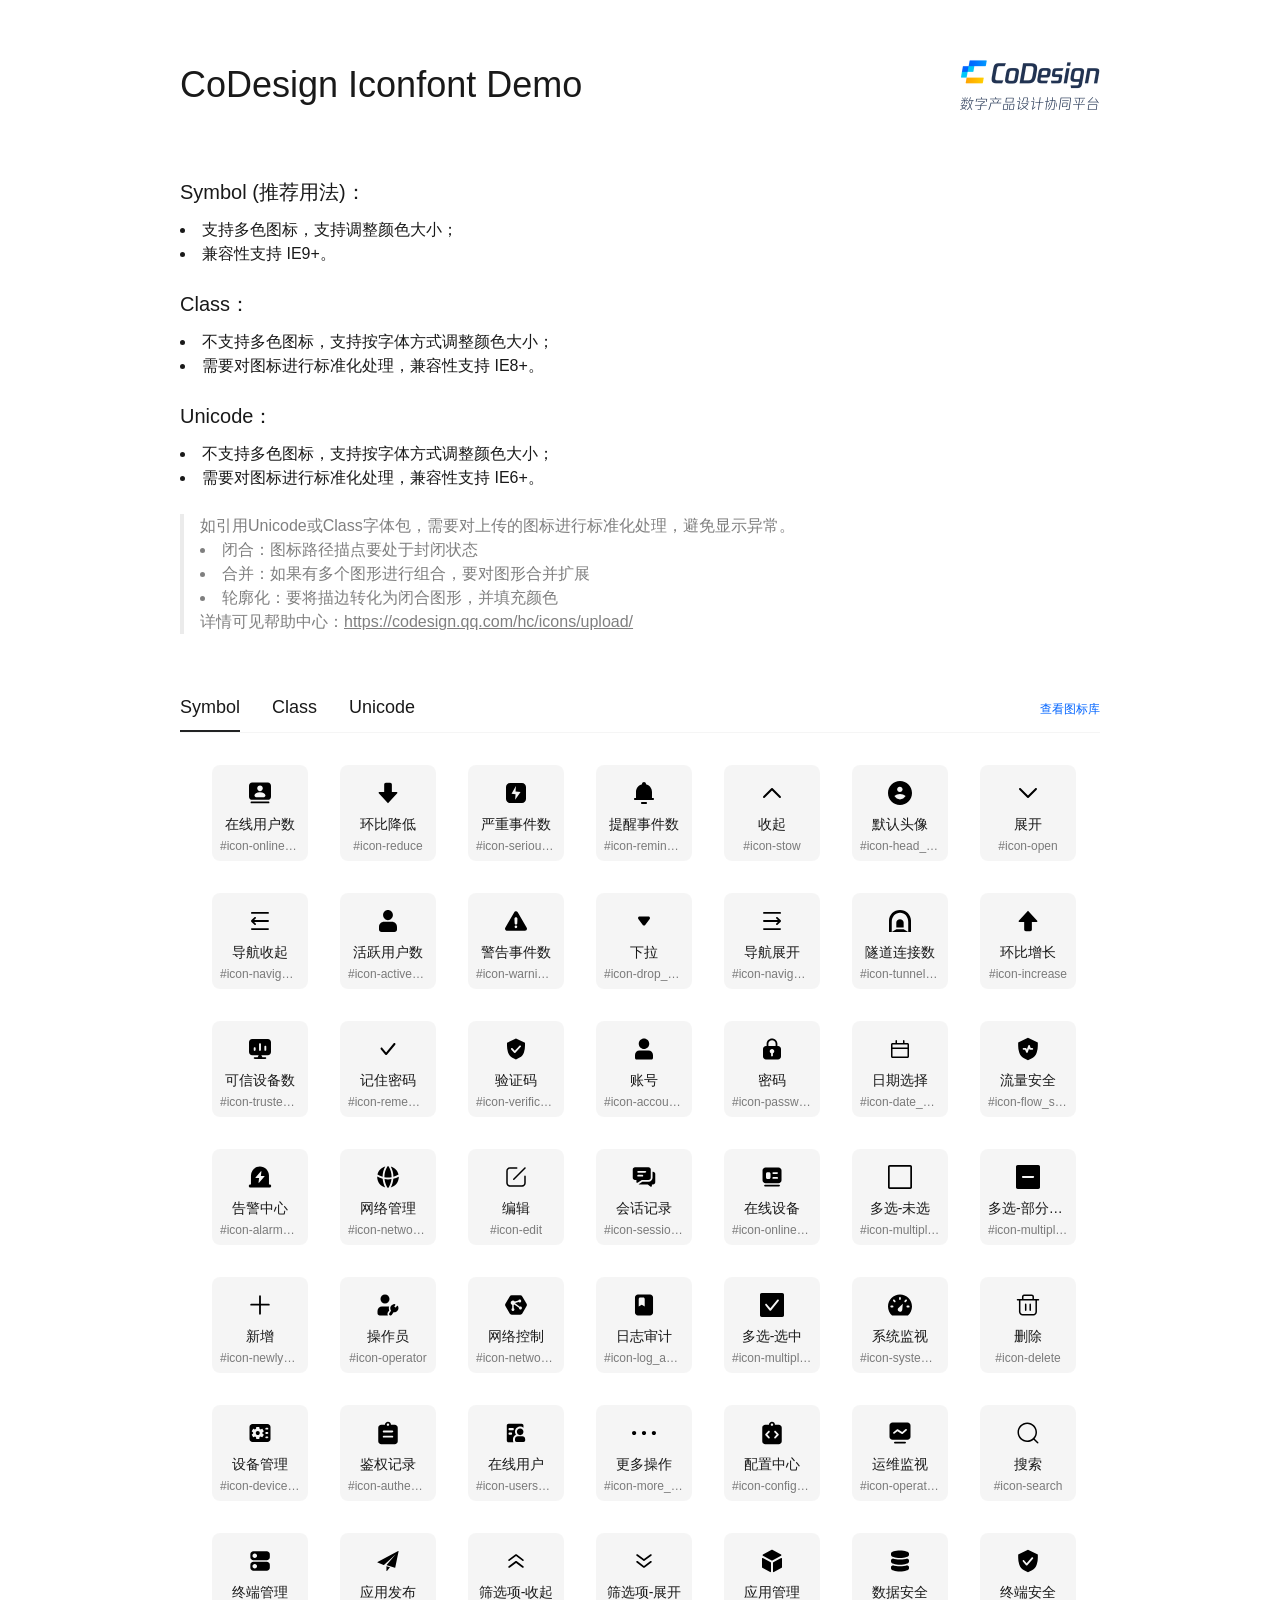
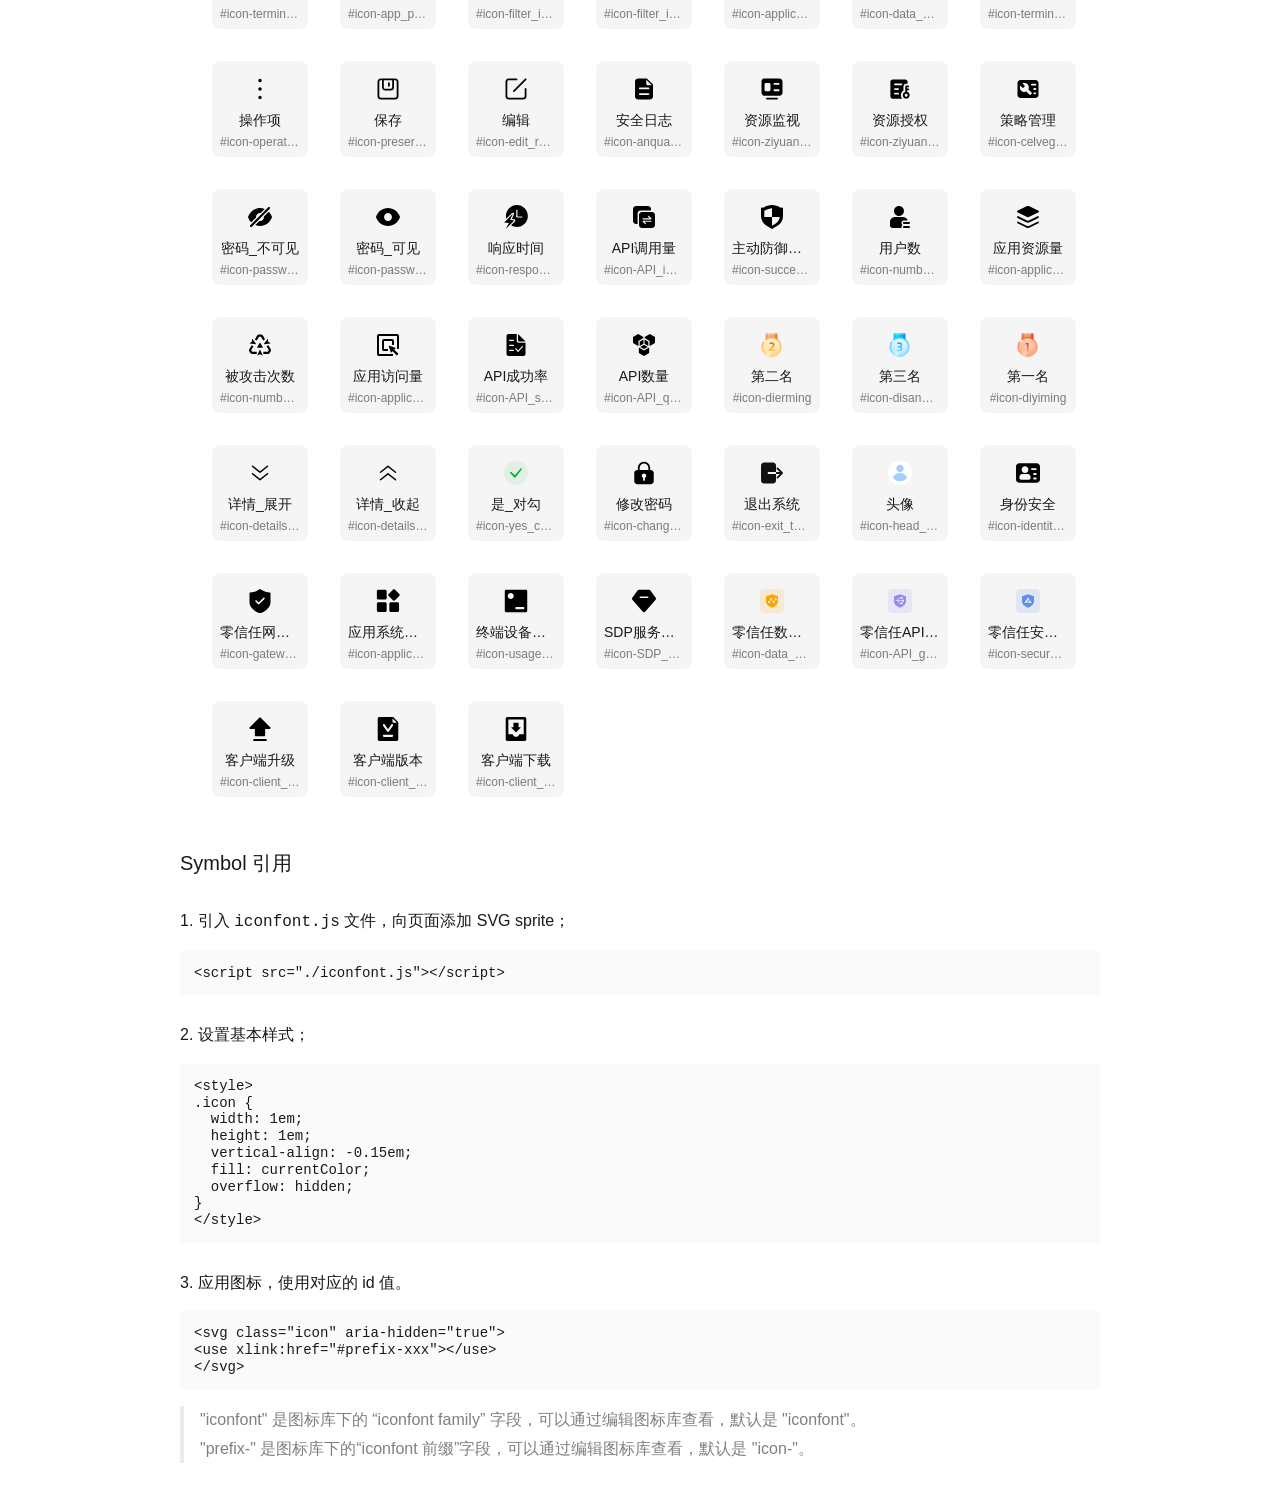
<file: _assets/demo.html>
<!DOCTYPE html>
<html>

<head>
  <meta http-equiv="Content-Type" content="text/html; charset=utf-8" />
  <title>CoDesign Iconfont Demo</title>
  <link rel="stylesheet" href="iconfont.css">
  <link rel="stylesheet" href="demo.css">
  <script src="iconfont.js"></script>
</head>

<body>
  <div class="codesign-demo">
    <div class="codesign-demo__header">
      <h1>CoDesign Iconfont Demo</h1>
      <a class="codesign-demo__header-logo" href="https://codesign.qq.com/" target="_blank"></a>
    </div>
    <div class="codesign-demo__type">
      <div class="codesign-demo__type-block">
        <div class="codesign-demo__type-title">
          Symbol (推荐用法)：
        </div>
        <ul>
          <li>支持多色图标，支持调整颜色大小；</li>
          <li>兼容性支持 IE9+。</li>
        </ul>
      </div>
      <div class="codesign-demo__type-block">
        <div class="codesign-demo__type-title">
          Class：
        </div>
        <ul>
          <li>不支持多色图标，支持按字体方式调整颜色大小；</li>
          <li>需要对图标进行标准化处理，兼容性支持 IE8+。</li>
        </ul>
      </div>
      <div class="codesign-demo__type-block">
        <div class="codesign-demo__type-title">
          Unicode：
        </div>
        <ul>
          <li>不支持多色图标，支持按字体方式调整颜色大小；</li>
          <li>需要对图标进行标准化处理，兼容性支持 IE6+。</li>
        </ul>
      </div>
    </div>

    <div class="codesign-demo__description">
      <p>如引用Unicode或Class字体包，需要对上传的图标进行标准化处理，避免显示异常。</p>
      <ul>
        <li>闭合：图标路径描点要处于封闭状态</li>
        <li>合并：如果有多个图形进行组合，要对图形合并扩展</li>
        <li>轮廓化：要将描边转化为闭合图形，并填充颜色</li>
      </ul>
      <p>详情可见帮助中心：<a href="https://codesign.qq.com/hc/icons/upload/" target="_blank">https://codesign.qq.com/hc/icons/upload/</a></p>
    </div>

    <div class="codesign-demo__nav">
      <ul id="tabs" class="codesign-demo__nav-tabs">
        <li class="codesign-demo__nav-tab active" data-target="symbol"><span>Symbol</span></li>
        <li class="codesign-demo__nav-tab" data-target="iconfont"><span>Class</span></li>
        <li class="codesign-demo__nav-tab" data-target="unicode"><span>Unicode</span></li>
      </ul>

      <a href="https://codesign.qq.com/app/icon/9369/detail" target="_blank" class="codesign-demo__nav-project">查看图标库</a>

    </div>

    <div id="unicode" class="codesign-demo__container codesign-demo__container--unicode">
      <ul class="codesign-demo__icon-lists">
        <li class="codesign-demo__icon-item" title="双击复制 unicode">
          <span class="icon iconfont">&#xe001;</span>
          <div class="name">在线用户数</div>
          <div class="code-name">&amp;#xe001</div>
        </li>
        <li class="codesign-demo__icon-item" title="双击复制 unicode">
          <span class="icon iconfont">&#xe003;</span>
          <div class="name">环比降低</div>
          <div class="code-name">&amp;#xe003</div>
        </li>
        <li class="codesign-demo__icon-item" title="双击复制 unicode">
          <span class="icon iconfont">&#xe004;</span>
          <div class="name">严重事件数</div>
          <div class="code-name">&amp;#xe004</div>
        </li>
        <li class="codesign-demo__icon-item" title="双击复制 unicode">
          <span class="icon iconfont">&#xe005;</span>
          <div class="name">提醒事件数</div>
          <div class="code-name">&amp;#xe005</div>
        </li>
        <li class="codesign-demo__icon-item" title="双击复制 unicode">
          <span class="icon iconfont">&#xe006;</span>
          <div class="name">收起</div>
          <div class="code-name">&amp;#xe006</div>
        </li>
        <li class="codesign-demo__icon-item" title="双击复制 unicode">
          <span class="icon iconfont">&#xe007;</span>
          <div class="name">默认头像</div>
          <div class="code-name">&amp;#xe007</div>
        </li>
        <li class="codesign-demo__icon-item" title="双击复制 unicode">
          <span class="icon iconfont">&#xe009;</span>
          <div class="name">展开</div>
          <div class="code-name">&amp;#xe009</div>
        </li>
        <li class="codesign-demo__icon-item" title="双击复制 unicode">
          <span class="icon iconfont">&#xe00c;</span>
          <div class="name">导航收起</div>
          <div class="code-name">&amp;#xe00c</div>
        </li>
        <li class="codesign-demo__icon-item" title="双击复制 unicode">
          <span class="icon iconfont">&#xe00d;</span>
          <div class="name">活跃用户数</div>
          <div class="code-name">&amp;#xe00d</div>
        </li>
        <li class="codesign-demo__icon-item" title="双击复制 unicode">
          <span class="icon iconfont">&#xe00e;</span>
          <div class="name">警告事件数</div>
          <div class="code-name">&amp;#xe00e</div>
        </li>
        <li class="codesign-demo__icon-item" title="双击复制 unicode">
          <span class="icon iconfont">&#xe00f;</span>
          <div class="name">下拉</div>
          <div class="code-name">&amp;#xe00f</div>
        </li>
        <li class="codesign-demo__icon-item" title="双击复制 unicode">
          <span class="icon iconfont">&#xe013;</span>
          <div class="name">导航展开</div>
          <div class="code-name">&amp;#xe013</div>
        </li>
        <li class="codesign-demo__icon-item" title="双击复制 unicode">
          <span class="icon iconfont">&#xe014;</span>
          <div class="name">隧道连接数</div>
          <div class="code-name">&amp;#xe014</div>
        </li>
        <li class="codesign-demo__icon-item" title="双击复制 unicode">
          <span class="icon iconfont">&#xe015;</span>
          <div class="name">环比增长</div>
          <div class="code-name">&amp;#xe015</div>
        </li>
        <li class="codesign-demo__icon-item" title="双击复制 unicode">
          <span class="icon iconfont">&#xe016;</span>
          <div class="name">可信设备数</div>
          <div class="code-name">&amp;#xe016</div>
        </li>
        <li class="codesign-demo__icon-item" title="双击复制 unicode">
          <span class="icon iconfont">&#xe017;</span>
          <div class="name">记住密码</div>
          <div class="code-name">&amp;#xe017</div>
        </li>
        <li class="codesign-demo__icon-item" title="双击复制 unicode">
          <span class="icon iconfont">&#xe018;</span>
          <div class="name">验证码</div>
          <div class="code-name">&amp;#xe018</div>
        </li>
        <li class="codesign-demo__icon-item" title="双击复制 unicode">
          <span class="icon iconfont">&#xe019;</span>
          <div class="name">账号</div>
          <div class="code-name">&amp;#xe019</div>
        </li>
        <li class="codesign-demo__icon-item" title="双击复制 unicode">
          <span class="icon iconfont">&#xe01a;</span>
          <div class="name">密码</div>
          <div class="code-name">&amp;#xe01a</div>
        </li>
        <li class="codesign-demo__icon-item" title="双击复制 unicode">
          <span class="icon iconfont">&#xe04c;</span>
          <div class="name">日期选择</div>
          <div class="code-name">&amp;#xe04c</div>
        </li>
        <li class="codesign-demo__icon-item" title="双击复制 unicode">
          <span class="icon iconfont">&#xe04a;</span>
          <div class="name">流量安全</div>
          <div class="code-name">&amp;#xe04a</div>
        </li>
        <li class="codesign-demo__icon-item" title="双击复制 unicode">
          <span class="icon iconfont">&#xe04b;</span>
          <div class="name">告警中心</div>
          <div class="code-name">&amp;#xe04b</div>
        </li>
        <li class="codesign-demo__icon-item" title="双击复制 unicode">
          <span class="icon iconfont">&#xe039;</span>
          <div class="name">网络管理</div>
          <div class="code-name">&amp;#xe039</div>
        </li>
        <li class="codesign-demo__icon-item" title="双击复制 unicode">
          <span class="icon iconfont">&#xe04d;</span>
          <div class="name">编辑</div>
          <div class="code-name">&amp;#xe04d</div>
        </li>
        <li class="codesign-demo__icon-item" title="双击复制 unicode">
          <span class="icon iconfont">&#xe03a;</span>
          <div class="name">会话记录</div>
          <div class="code-name">&amp;#xe03a</div>
        </li>
        <li class="codesign-demo__icon-item" title="双击复制 unicode">
          <span class="icon iconfont">&#xe03b;</span>
          <div class="name">在线设备</div>
          <div class="code-name">&amp;#xe03b</div>
        </li>
        <li class="codesign-demo__icon-item" title="双击复制 unicode">
          <span class="icon iconfont">&#xe04e;</span>
          <div class="name">多选-未选</div>
          <div class="code-name">&amp;#xe04e</div>
        </li>
        <li class="codesign-demo__icon-item" title="双击复制 unicode">
          <span class="icon iconfont">&#xe050;</span>
          <div class="name">多选-部分选中</div>
          <div class="code-name">&amp;#xe050</div>
        </li>
        <li class="codesign-demo__icon-item" title="双击复制 unicode">
          <span class="icon iconfont">&#xe04f;</span>
          <div class="name">新增</div>
          <div class="code-name">&amp;#xe04f</div>
        </li>
        <li class="codesign-demo__icon-item" title="双击复制 unicode">
          <span class="icon iconfont">&#xe03c;</span>
          <div class="name">操作员</div>
          <div class="code-name">&amp;#xe03c</div>
        </li>
        <li class="codesign-demo__icon-item" title="双击复制 unicode">
          <span class="icon iconfont">&#xe03d;</span>
          <div class="name">网络控制</div>
          <div class="code-name">&amp;#xe03d</div>
        </li>
        <li class="codesign-demo__icon-item" title="双击复制 unicode">
          <span class="icon iconfont">&#xe03e;</span>
          <div class="name">日志审计</div>
          <div class="code-name">&amp;#xe03e</div>
        </li>
        <li class="codesign-demo__icon-item" title="双击复制 unicode">
          <span class="icon iconfont">&#xe051;</span>
          <div class="name">多选-选中</div>
          <div class="code-name">&amp;#xe051</div>
        </li>
        <li class="codesign-demo__icon-item" title="双击复制 unicode">
          <span class="icon iconfont">&#xe03f;</span>
          <div class="name">系统监视</div>
          <div class="code-name">&amp;#xe03f</div>
        </li>
        <li class="codesign-demo__icon-item" title="双击复制 unicode">
          <span class="icon iconfont">&#xe052;</span>
          <div class="name">删除</div>
          <div class="code-name">&amp;#xe052</div>
        </li>
        <li class="codesign-demo__icon-item" title="双击复制 unicode">
          <span class="icon iconfont">&#xe040;</span>
          <div class="name">设备管理</div>
          <div class="code-name">&amp;#xe040</div>
        </li>
        <li class="codesign-demo__icon-item" title="双击复制 unicode">
          <span class="icon iconfont">&#xe041;</span>
          <div class="name">鉴权记录</div>
          <div class="code-name">&amp;#xe041</div>
        </li>
        <li class="codesign-demo__icon-item" title="双击复制 unicode">
          <span class="icon iconfont">&#xe042;</span>
          <div class="name">在线用户</div>
          <div class="code-name">&amp;#xe042</div>
        </li>
        <li class="codesign-demo__icon-item" title="双击复制 unicode">
          <span class="icon iconfont">&#xe053;</span>
          <div class="name">更多操作</div>
          <div class="code-name">&amp;#xe053</div>
        </li>
        <li class="codesign-demo__icon-item" title="双击复制 unicode">
          <span class="icon iconfont">&#xe043;</span>
          <div class="name">配置中心</div>
          <div class="code-name">&amp;#xe043</div>
        </li>
        <li class="codesign-demo__icon-item" title="双击复制 unicode">
          <span class="icon iconfont">&#xe045;</span>
          <div class="name">运维监视</div>
          <div class="code-name">&amp;#xe045</div>
        </li>
        <li class="codesign-demo__icon-item" title="双击复制 unicode">
          <span class="icon iconfont">&#xe054;</span>
          <div class="name">搜索</div>
          <div class="code-name">&amp;#xe054</div>
        </li>
        <li class="codesign-demo__icon-item" title="双击复制 unicode">
          <span class="icon iconfont">&#xe044;</span>
          <div class="name">终端管理</div>
          <div class="code-name">&amp;#xe044</div>
        </li>
        <li class="codesign-demo__icon-item" title="双击复制 unicode">
          <span class="icon iconfont">&#xe046;</span>
          <div class="name">应用发布</div>
          <div class="code-name">&amp;#xe046</div>
        </li>
        <li class="codesign-demo__icon-item" title="双击复制 unicode">
          <span class="icon iconfont">&#xe055;</span>
          <div class="name">筛选项-收起</div>
          <div class="code-name">&amp;#xe055</div>
        </li>
        <li class="codesign-demo__icon-item" title="双击复制 unicode">
          <span class="icon iconfont">&#xe057;</span>
          <div class="name">筛选项-展开</div>
          <div class="code-name">&amp;#xe057</div>
        </li>
        <li class="codesign-demo__icon-item" title="双击复制 unicode">
          <span class="icon iconfont">&#xe047;</span>
          <div class="name">应用管理</div>
          <div class="code-name">&amp;#xe047</div>
        </li>
        <li class="codesign-demo__icon-item" title="双击复制 unicode">
          <span class="icon iconfont">&#xe048;</span>
          <div class="name">数据安全</div>
          <div class="code-name">&amp;#xe048</div>
        </li>
        <li class="codesign-demo__icon-item" title="双击复制 unicode">
          <span class="icon iconfont">&#xe049;</span>
          <div class="name">终端安全</div>
          <div class="code-name">&amp;#xe049</div>
        </li>
        <li class="codesign-demo__icon-item" title="双击复制 unicode">
          <span class="icon iconfont">&#xe056;</span>
          <div class="name">操作项</div>
          <div class="code-name">&amp;#xe056</div>
        </li>
        <li class="codesign-demo__icon-item" title="双击复制 unicode">
          <span class="icon iconfont">&#xe058;</span>
          <div class="name">保存</div>
          <div class="code-name">&amp;#xe058</div>
        </li>
        <li class="codesign-demo__icon-item" title="双击复制 unicode">
          <span class="icon iconfont">&#xe059;</span>
          <div class="name">编辑</div>
          <div class="code-name">&amp;#xe059</div>
        </li>
        <li class="codesign-demo__icon-item" title="双击复制 unicode">
          <span class="icon iconfont">&#xe05a;</span>
          <div class="name">安全日志</div>
          <div class="code-name">&amp;#xe05a</div>
        </li>
        <li class="codesign-demo__icon-item" title="双击复制 unicode">
          <span class="icon iconfont">&#xe05b;</span>
          <div class="name">资源监视</div>
          <div class="code-name">&amp;#xe05b</div>
        </li>
        <li class="codesign-demo__icon-item" title="双击复制 unicode">
          <span class="icon iconfont">&#xe05c;</span>
          <div class="name">资源授权</div>
          <div class="code-name">&amp;#xe05c</div>
        </li>
        <li class="codesign-demo__icon-item" title="双击复制 unicode">
          <span class="icon iconfont">&#xe05d;</span>
          <div class="name">策略管理</div>
          <div class="code-name">&amp;#xe05d</div>
        </li>
        <li class="codesign-demo__icon-item" title="双击复制 unicode">
          <span class="icon iconfont">&#xe05e;</span>
          <div class="name">密码_不可见</div>
          <div class="code-name">&amp;#xe05e</div>
        </li>
        <li class="codesign-demo__icon-item" title="双击复制 unicode">
          <span class="icon iconfont">&#xe05f;</span>
          <div class="name">密码_可见</div>
          <div class="code-name">&amp;#xe05f</div>
        </li>
        <li class="codesign-demo__icon-item" title="双击复制 unicode">
          <span class="icon iconfont">&#xe060;</span>
          <div class="name">响应时间</div>
          <div class="code-name">&amp;#xe060</div>
        </li>
        <li class="codesign-demo__icon-item" title="双击复制 unicode">
          <span class="icon iconfont">&#xe061;</span>
          <div class="name">API调用量</div>
          <div class="code-name">&amp;#xe061</div>
        </li>
        <li class="codesign-demo__icon-item" title="双击复制 unicode">
          <span class="icon iconfont">&#xe062;</span>
          <div class="name">主动防御成功率</div>
          <div class="code-name">&amp;#xe062</div>
        </li>
        <li class="codesign-demo__icon-item" title="双击复制 unicode">
          <span class="icon iconfont">&#xe063;</span>
          <div class="name">用户数</div>
          <div class="code-name">&amp;#xe063</div>
        </li>
        <li class="codesign-demo__icon-item" title="双击复制 unicode">
          <span class="icon iconfont">&#xe064;</span>
          <div class="name">应用资源量</div>
          <div class="code-name">&amp;#xe064</div>
        </li>
        <li class="codesign-demo__icon-item" title="双击复制 unicode">
          <span class="icon iconfont">&#xe065;</span>
          <div class="name">被攻击次数</div>
          <div class="code-name">&amp;#xe065</div>
        </li>
        <li class="codesign-demo__icon-item" title="双击复制 unicode">
          <span class="icon iconfont">&#xe066;</span>
          <div class="name">应用访问量</div>
          <div class="code-name">&amp;#xe066</div>
        </li>
        <li class="codesign-demo__icon-item" title="双击复制 unicode">
          <span class="icon iconfont">&#xe067;</span>
          <div class="name">API成功率</div>
          <div class="code-name">&amp;#xe067</div>
        </li>
        <li class="codesign-demo__icon-item" title="双击复制 unicode">
          <span class="icon iconfont">&#xe068;</span>
          <div class="name">API数量</div>
          <div class="code-name">&amp;#xe068</div>
        </li>
        <li class="codesign-demo__icon-item" title="双击复制 unicode">
          <span class="icon iconfont">&#xe069;</span>
          <div class="name">第二名</div>
          <div class="code-name">&amp;#xe069</div>
        </li>
        <li class="codesign-demo__icon-item" title="双击复制 unicode">
          <span class="icon iconfont">&#xe06a;</span>
          <div class="name">第三名</div>
          <div class="code-name">&amp;#xe06a</div>
        </li>
        <li class="codesign-demo__icon-item" title="双击复制 unicode">
          <span class="icon iconfont">&#xe06b;</span>
          <div class="name">第一名</div>
          <div class="code-name">&amp;#xe06b</div>
        </li>
        <li class="codesign-demo__icon-item" title="双击复制 unicode">
          <span class="icon iconfont">&#xe06c;</span>
          <div class="name">详情_展开</div>
          <div class="code-name">&amp;#xe06c</div>
        </li>
        <li class="codesign-demo__icon-item" title="双击复制 unicode">
          <span class="icon iconfont">&#xe06d;</span>
          <div class="name">详情_收起</div>
          <div class="code-name">&amp;#xe06d</div>
        </li>
        <li class="codesign-demo__icon-item" title="双击复制 unicode">
          <span class="icon iconfont">&#xe06e;</span>
          <div class="name">是_对勾</div>
          <div class="code-name">&amp;#xe06e</div>
        </li>
        <li class="codesign-demo__icon-item" title="双击复制 unicode">
          <span class="icon iconfont">&#xe070;</span>
          <div class="name">修改密码</div>
          <div class="code-name">&amp;#xe070</div>
        </li>
        <li class="codesign-demo__icon-item" title="双击复制 unicode">
          <span class="icon iconfont">&#xe071;</span>
          <div class="name">退出系统</div>
          <div class="code-name">&amp;#xe071</div>
        </li>
        <li class="codesign-demo__icon-item" title="双击复制 unicode">
          <span class="icon iconfont">&#xe06f;</span>
          <div class="name">头像</div>
          <div class="code-name">&amp;#xe06f</div>
        </li>
        <li class="codesign-demo__icon-item" title="双击复制 unicode">
          <span class="icon iconfont">&#xe072;</span>
          <div class="name">身份安全</div>
          <div class="code-name">&amp;#xe072</div>
        </li>
        <li class="codesign-demo__icon-item" title="双击复制 unicode">
          <span class="icon iconfont">&#xe075;</span>
          <div class="name">零信任网关授权</div>
          <div class="code-name">&amp;#xe075</div>
        </li>
        <li class="codesign-demo__icon-item" title="双击复制 unicode">
          <span class="icon iconfont">&#xe077;</span>
          <div class="name">应用系统使用量</div>
          <div class="code-name">&amp;#xe077</div>
        </li>
        <li class="codesign-demo__icon-item" title="双击复制 unicode">
          <span class="icon iconfont">&#xe078;</span>
          <div class="name">终端设备使用量</div>
          <div class="code-name">&amp;#xe078</div>
        </li>
        <li class="codesign-demo__icon-item" title="双击复制 unicode">
          <span class="icon iconfont">&#xe079;</span>
          <div class="name">SDP服务使用量</div>
          <div class="code-name">&amp;#xe079</div>
        </li>
        <li class="codesign-demo__icon-item" title="双击复制 unicode">
          <span class="icon iconfont">&#xe07a;</span>
          <div class="name">零信任数据安全网关</div>
          <div class="code-name">&amp;#xe07a</div>
        </li>
        <li class="codesign-demo__icon-item" title="双击复制 unicode">
          <span class="icon iconfont">&#xe07b;</span>
          <div class="name">零信任API网关</div>
          <div class="code-name">&amp;#xe07b</div>
        </li>
        <li class="codesign-demo__icon-item" title="双击复制 unicode">
          <span class="icon iconfont">&#xe07c;</span>
          <div class="name">零信任安全接入网关</div>
          <div class="code-name">&amp;#xe07c</div>
        </li>
        <li class="codesign-demo__icon-item" title="双击复制 unicode">
          <span class="icon iconfont">&#xe074;</span>
          <div class="name">客户端升级</div>
          <div class="code-name">&amp;#xe074</div>
        </li>
        <li class="codesign-demo__icon-item" title="双击复制 unicode">
          <span class="icon iconfont">&#xe073;</span>
          <div class="name">客户端版本</div>
          <div class="code-name">&amp;#xe073</div>
        </li>
        <li class="codesign-demo__icon-item" title="双击复制 unicode">
          <span class="icon iconfont">&#xe076;</span>
          <div class="name">客户端下载</div>
          <div class="code-name">&amp;#xe076</div>
        </li>
      </ul>
      <div class="codesign-demo__usage markdown">
        <h2>Unicode 引用</h2>
        <h3>1. 添加 <code>@font-face</code> 块, 引用图标字体文件；</h3>
        <pre><code>@font-face {
  font-family: 'iconfont';
  src: url('iconfont.eot');
  src: url('iconfont.eot?#iefix') format('embedded-opentype'),
  url('iconfont.woff2') format('woff2'),
  url('iconfont.woff') format('woff'),
  url('iconfont.ttf') format('truetype'),
  url('iconfont.svg#iconfont') format('svg');
}
        </code></pre>
        <h3>2. 设置 <code>.iconfont</code> 的基本样式；</h3>
        <pre><code>.iconfont {
  font-family: "iconfont" !important;
  font-size: 16px;
  font-style: normal;
  -webkit-font-smoothing: antialiased;
  -moz-osx-font-smoothing: grayscale;
}
        </code></pre>
        <h3>3. 应用图标，输入对应的 Unicode 值。</h3>
        <pre><code>&lt;span class="iconfont"&gt;&amp;#xe624;&lt;/span&gt;</code></pre>
        <blockquote>
          <p>
            "iconfont" 是图标库下的 “iconfont family” 字段，可以通过编辑图标库查看，默认是 "iconfont"。
          </p>
        </blockquote>
      </div>
    </div>

    <div id="iconfont" class="codesign-demo__container codesign-demo__container--iconfont">
      <ul class="codesign-demo__icon-lists">
        <li class="codesign-demo__icon-item" title="双击复制类名">
          <span class="icon iconfont icon-online_users"></span>
          <div class="name">
            在线用户数
          </div>
          <div class="code-name" title=".icon-online_users">
            .icon-online_users</div>
        </li>
        <li class="codesign-demo__icon-item" title="双击复制类名">
          <span class="icon iconfont icon-reduce"></span>
          <div class="name">
            环比降低
          </div>
          <div class="code-name" title=".icon-reduce">
            .icon-reduce</div>
        </li>
        <li class="codesign-demo__icon-item" title="双击复制类名">
          <span class="icon iconfont icon-serious_events"></span>
          <div class="name">
            严重事件数
          </div>
          <div class="code-name" title=".icon-serious_events">
            .icon-serious_events</div>
        </li>
        <li class="codesign-demo__icon-item" title="双击复制类名">
          <span class="icon iconfont icon-reminder_events"></span>
          <div class="name">
            提醒事件数
          </div>
          <div class="code-name" title=".icon-reminder_events">
            .icon-reminder_events</div>
        </li>
        <li class="codesign-demo__icon-item" title="双击复制类名">
          <span class="icon iconfont icon-stow"></span>
          <div class="name">
            收起
          </div>
          <div class="code-name" title=".icon-stow">
            .icon-stow</div>
        </li>
        <li class="codesign-demo__icon-item" title="双击复制类名">
          <span class="icon iconfont icon-head_portrait"></span>
          <div class="name">
            默认头像
          </div>
          <div class="code-name" title=".icon-head_portrait">
            .icon-head_portrait</div>
        </li>
        <li class="codesign-demo__icon-item" title="双击复制类名">
          <span class="icon iconfont icon-open"></span>
          <div class="name">
            展开
          </div>
          <div class="code-name" title=".icon-open">
            .icon-open</div>
        </li>
        <li class="codesign-demo__icon-item" title="双击复制类名">
          <span class="icon iconfont icon-navigation_stow"></span>
          <div class="name">
            导航收起
          </div>
          <div class="code-name" title=".icon-navigation_stow">
            .icon-navigation_stow</div>
        </li>
        <li class="codesign-demo__icon-item" title="双击复制类名">
          <span class="icon iconfont icon-active_users"></span>
          <div class="name">
            活跃用户数
          </div>
          <div class="code-name" title=".icon-active_users">
            .icon-active_users</div>
        </li>
        <li class="codesign-demo__icon-item" title="双击复制类名">
          <span class="icon iconfont icon-warning_events"></span>
          <div class="name">
            警告事件数
          </div>
          <div class="code-name" title=".icon-warning_events">
            .icon-warning_events</div>
        </li>
        <li class="codesign-demo__icon-item" title="双击复制类名">
          <span class="icon iconfont icon-drop_down"></span>
          <div class="name">
            下拉
          </div>
          <div class="code-name" title=".icon-drop_down">
            .icon-drop_down</div>
        </li>
        <li class="codesign-demo__icon-item" title="双击复制类名">
          <span class="icon iconfont icon-navigation_open"></span>
          <div class="name">
            导航展开
          </div>
          <div class="code-name" title=".icon-navigation_open">
            .icon-navigation_open</div>
        </li>
        <li class="codesign-demo__icon-item" title="双击复制类名">
          <span class="icon iconfont icon-tunnel_connections"></span>
          <div class="name">
            隧道连接数
          </div>
          <div class="code-name" title=".icon-tunnel_connections">
            .icon-tunnel_connections</div>
        </li>
        <li class="codesign-demo__icon-item" title="双击复制类名">
          <span class="icon iconfont icon-increase"></span>
          <div class="name">
            环比增长
          </div>
          <div class="code-name" title=".icon-increase">
            .icon-increase</div>
        </li>
        <li class="codesign-demo__icon-item" title="双击复制类名">
          <span class="icon iconfont icon-trusted_devices"></span>
          <div class="name">
            可信设备数
          </div>
          <div class="code-name" title=".icon-trusted_devices">
            .icon-trusted_devices</div>
        </li>
        <li class="codesign-demo__icon-item" title="双击复制类名">
          <span class="icon iconfont icon-remember_password"></span>
          <div class="name">
            记住密码
          </div>
          <div class="code-name" title=".icon-remember_password">
            .icon-remember_password</div>
        </li>
        <li class="codesign-demo__icon-item" title="双击复制类名">
          <span class="icon iconfont icon-verification_code"></span>
          <div class="name">
            验证码
          </div>
          <div class="code-name" title=".icon-verification_code">
            .icon-verification_code</div>
        </li>
        <li class="codesign-demo__icon-item" title="双击复制类名">
          <span class="icon iconfont icon-account_number"></span>
          <div class="name">
            账号
          </div>
          <div class="code-name" title=".icon-account_number">
            .icon-account_number</div>
        </li>
        <li class="codesign-demo__icon-item" title="双击复制类名">
          <span class="icon iconfont icon-password"></span>
          <div class="name">
            密码
          </div>
          <div class="code-name" title=".icon-password">
            .icon-password</div>
        </li>
        <li class="codesign-demo__icon-item" title="双击复制类名">
          <span class="icon iconfont icon-date_selection"></span>
          <div class="name">
            日期选择
          </div>
          <div class="code-name" title=".icon-date_selection">
            .icon-date_selection</div>
        </li>
        <li class="codesign-demo__icon-item" title="双击复制类名">
          <span class="icon iconfont icon-flow_safety"></span>
          <div class="name">
            流量安全
          </div>
          <div class="code-name" title=".icon-flow_safety">
            .icon-flow_safety</div>
        </li>
        <li class="codesign-demo__icon-item" title="双击复制类名">
          <span class="icon iconfont icon-alarm_center"></span>
          <div class="name">
            告警中心
          </div>
          <div class="code-name" title=".icon-alarm_center">
            .icon-alarm_center</div>
        </li>
        <li class="codesign-demo__icon-item" title="双击复制类名">
          <span class="icon iconfont icon-network_management"></span>
          <div class="name">
            网络管理
          </div>
          <div class="code-name" title=".icon-network_management">
            .icon-network_management</div>
        </li>
        <li class="codesign-demo__icon-item" title="双击复制类名">
          <span class="icon iconfont icon-edit"></span>
          <div class="name">
            编辑
          </div>
          <div class="code-name" title=".icon-edit">
            .icon-edit</div>
        </li>
        <li class="codesign-demo__icon-item" title="双击复制类名">
          <span class="icon iconfont icon-session_record"></span>
          <div class="name">
            会话记录
          </div>
          <div class="code-name" title=".icon-session_record">
            .icon-session_record</div>
        </li>
        <li class="codesign-demo__icon-item" title="双击复制类名">
          <span class="icon iconfont icon-online_equipment"></span>
          <div class="name">
            在线设备
          </div>
          <div class="code-name" title=".icon-online_equipment">
            .icon-online_equipment</div>
        </li>
        <li class="codesign-demo__icon-item" title="双击复制类名">
          <span class="icon iconfont icon-multiple_choice_not_selected"></span>
          <div class="name">
            多选-未选
          </div>
          <div class="code-name" title=".icon-multiple_choice_not_selected">
            .icon-multiple_choice_not_selected</div>
        </li>
        <li class="codesign-demo__icon-item" title="双击复制类名">
          <span class="icon iconfont icon-multiple_choice_partial_selection"></span>
          <div class="name">
            多选-部分选中
          </div>
          <div class="code-name" title=".icon-multiple_choice_partial_selection">
            .icon-multiple_choice_partial_selection</div>
        </li>
        <li class="codesign-demo__icon-item" title="双击复制类名">
          <span class="icon iconfont icon-newly_added"></span>
          <div class="name">
            新增
          </div>
          <div class="code-name" title=".icon-newly_added">
            .icon-newly_added</div>
        </li>
        <li class="codesign-demo__icon-item" title="双击复制类名">
          <span class="icon iconfont icon-operator"></span>
          <div class="name">
            操作员
          </div>
          <div class="code-name" title=".icon-operator">
            .icon-operator</div>
        </li>
        <li class="codesign-demo__icon-item" title="双击复制类名">
          <span class="icon iconfont icon-network_control"></span>
          <div class="name">
            网络控制
          </div>
          <div class="code-name" title=".icon-network_control">
            .icon-network_control</div>
        </li>
        <li class="codesign-demo__icon-item" title="双击复制类名">
          <span class="icon iconfont icon-log_audit"></span>
          <div class="name">
            日志审计
          </div>
          <div class="code-name" title=".icon-log_audit">
            .icon-log_audit</div>
        </li>
        <li class="codesign-demo__icon-item" title="双击复制类名">
          <span class="icon iconfont icon-multiple_choice_select"></span>
          <div class="name">
            多选-选中
          </div>
          <div class="code-name" title=".icon-multiple_choice_select">
            .icon-multiple_choice_select</div>
        </li>
        <li class="codesign-demo__icon-item" title="双击复制类名">
          <span class="icon iconfont icon-system_monitoring"></span>
          <div class="name">
            系统监视
          </div>
          <div class="code-name" title=".icon-system_monitoring">
            .icon-system_monitoring</div>
        </li>
        <li class="codesign-demo__icon-item" title="双击复制类名">
          <span class="icon iconfont icon-delete"></span>
          <div class="name">
            删除
          </div>
          <div class="code-name" title=".icon-delete">
            .icon-delete</div>
        </li>
        <li class="codesign-demo__icon-item" title="双击复制类名">
          <span class="icon iconfont icon-device_management"></span>
          <div class="name">
            设备管理
          </div>
          <div class="code-name" title=".icon-device_management">
            .icon-device_management</div>
        </li>
        <li class="codesign-demo__icon-item" title="双击复制类名">
          <span class="icon iconfont icon-authentication_record"></span>
          <div class="name">
            鉴权记录
          </div>
          <div class="code-name" title=".icon-authentication_record">
            .icon-authentication_record</div>
        </li>
        <li class="codesign-demo__icon-item" title="双击复制类名">
          <span class="icon iconfont icon-users_online"></span>
          <div class="name">
            在线用户
          </div>
          <div class="code-name" title=".icon-users_online">
            .icon-users_online</div>
        </li>
        <li class="codesign-demo__icon-item" title="双击复制类名">
          <span class="icon iconfont icon-more_actions"></span>
          <div class="name">
            更多操作
          </div>
          <div class="code-name" title=".icon-more_actions">
            .icon-more_actions</div>
        </li>
        <li class="codesign-demo__icon-item" title="双击复制类名">
          <span class="icon iconfont icon-configuration_center"></span>
          <div class="name">
            配置中心
          </div>
          <div class="code-name" title=".icon-configuration_center">
            .icon-configuration_center</div>
        </li>
        <li class="codesign-demo__icon-item" title="双击复制类名">
          <span class="icon iconfont icon-operation_monitor"></span>
          <div class="name">
            运维监视
          </div>
          <div class="code-name" title=".icon-operation_monitor">
            .icon-operation_monitor</div>
        </li>
        <li class="codesign-demo__icon-item" title="双击复制类名">
          <span class="icon iconfont icon-search"></span>
          <div class="name">
            搜索
          </div>
          <div class="code-name" title=".icon-search">
            .icon-search</div>
        </li>
        <li class="codesign-demo__icon-item" title="双击复制类名">
          <span class="icon iconfont icon-terminal_management"></span>
          <div class="name">
            终端管理
          </div>
          <div class="code-name" title=".icon-terminal_management">
            .icon-terminal_management</div>
        </li>
        <li class="codesign-demo__icon-item" title="双击复制类名">
          <span class="icon iconfont icon-app_publishing"></span>
          <div class="name">
            应用发布
          </div>
          <div class="code-name" title=".icon-app_publishing">
            .icon-app_publishing</div>
        </li>
        <li class="codesign-demo__icon-item" title="双击复制类名">
          <span class="icon iconfont icon-filter_items_collapse"></span>
          <div class="name">
            筛选项-收起
          </div>
          <div class="code-name" title=".icon-filter_items_collapse">
            .icon-filter_items_collapse</div>
        </li>
        <li class="codesign-demo__icon-item" title="双击复制类名">
          <span class="icon iconfont icon-filter_items_expand"></span>
          <div class="name">
            筛选项-展开
          </div>
          <div class="code-name" title=".icon-filter_items_expand">
            .icon-filter_items_expand</div>
        </li>
        <li class="codesign-demo__icon-item" title="双击复制类名">
          <span class="icon iconfont icon-application_management"></span>
          <div class="name">
            应用管理
          </div>
          <div class="code-name" title=".icon-application_management">
            .icon-application_management</div>
        </li>
        <li class="codesign-demo__icon-item" title="双击复制类名">
          <span class="icon iconfont icon-data_security"></span>
          <div class="name">
            数据安全
          </div>
          <div class="code-name" title=".icon-data_security">
            .icon-data_security</div>
        </li>
        <li class="codesign-demo__icon-item" title="双击复制类名">
          <span class="icon iconfont icon-terminal_security"></span>
          <div class="name">
            终端安全
          </div>
          <div class="code-name" title=".icon-terminal_security">
            .icon-terminal_security</div>
        </li>
        <li class="codesign-demo__icon-item" title="双击复制类名">
          <span class="icon iconfont icon-operation"></span>
          <div class="name">
            操作项
          </div>
          <div class="code-name" title=".icon-operation">
            .icon-operation</div>
        </li>
        <li class="codesign-demo__icon-item" title="双击复制类名">
          <span class="icon iconfont icon-preservation_resources"></span>
          <div class="name">
            保存
          </div>
          <div class="code-name" title=".icon-preservation_resources">
            .icon-preservation_resources</div>
        </li>
        <li class="codesign-demo__icon-item" title="双击复制类名">
          <span class="icon iconfont icon-edit_resources"></span>
          <div class="name">
            编辑
          </div>
          <div class="code-name" title=".icon-edit_resources">
            .icon-edit_resources</div>
        </li>
        <li class="codesign-demo__icon-item" title="双击复制类名">
          <span class="icon iconfont icon-anquanrizhi"></span>
          <div class="name">
            安全日志
          </div>
          <div class="code-name" title=".icon-anquanrizhi">
            .icon-anquanrizhi</div>
        </li>
        <li class="codesign-demo__icon-item" title="双击复制类名">
          <span class="icon iconfont icon-ziyuanjianshi"></span>
          <div class="name">
            资源监视
          </div>
          <div class="code-name" title=".icon-ziyuanjianshi">
            .icon-ziyuanjianshi</div>
        </li>
        <li class="codesign-demo__icon-item" title="双击复制类名">
          <span class="icon iconfont icon-ziyuanshouquan"></span>
          <div class="name">
            资源授权
          </div>
          <div class="code-name" title=".icon-ziyuanshouquan">
            .icon-ziyuanshouquan</div>
        </li>
        <li class="codesign-demo__icon-item" title="双击复制类名">
          <span class="icon iconfont icon-celveguanli"></span>
          <div class="name">
            策略管理
          </div>
          <div class="code-name" title=".icon-celveguanli">
            .icon-celveguanli</div>
        </li>
        <li class="codesign-demo__icon-item" title="双击复制类名">
          <span class="icon iconfont icon-password_unseen"></span>
          <div class="name">
            密码_不可见
          </div>
          <div class="code-name" title=".icon-password_unseen">
            .icon-password_unseen</div>
        </li>
        <li class="codesign-demo__icon-item" title="双击复制类名">
          <span class="icon iconfont icon-password_visible"></span>
          <div class="name">
            密码_可见
          </div>
          <div class="code-name" title=".icon-password_visible">
            .icon-password_visible</div>
        </li>
        <li class="codesign-demo__icon-item" title="双击复制类名">
          <span class="icon iconfont icon-response_time"></span>
          <div class="name">
            响应时间
          </div>
          <div class="code-name" title=".icon-response_time">
            .icon-response_time</div>
        </li>
        <li class="codesign-demo__icon-item" title="双击复制类名">
          <span class="icon iconfont icon-API_invocations"></span>
          <div class="name">
            API调用量
          </div>
          <div class="code-name" title=".icon-API_invocations">
            .icon-API_invocations</div>
        </li>
        <li class="codesign-demo__icon-item" title="双击复制类名">
          <span class="icon iconfont icon-success_rate_of_active_defense"></span>
          <div class="name">
            主动防御成功率
          </div>
          <div class="code-name" title=".icon-success_rate_of_active_defense">
            .icon-success_rate_of_active_defense</div>
        </li>
        <li class="codesign-demo__icon-item" title="双击复制类名">
          <span class="icon iconfont icon-number_of_users"></span>
          <div class="name">
            用户数
          </div>
          <div class="code-name" title=".icon-number_of_users">
            .icon-number_of_users</div>
        </li>
        <li class="codesign-demo__icon-item" title="双击复制类名">
          <span class="icon iconfont icon-application_resources"></span>
          <div class="name">
            应用资源量
          </div>
          <div class="code-name" title=".icon-application_resources">
            .icon-application_resources</div>
        </li>
        <li class="codesign-demo__icon-item" title="双击复制类名">
          <span class="icon iconfont icon-number_of_attacks"></span>
          <div class="name">
            被攻击次数
          </div>
          <div class="code-name" title=".icon-number_of_attacks">
            .icon-number_of_attacks</div>
        </li>
        <li class="codesign-demo__icon-item" title="双击复制类名">
          <span class="icon iconfont icon-application_visits"></span>
          <div class="name">
            应用访问量
          </div>
          <div class="code-name" title=".icon-application_visits">
            .icon-application_visits</div>
        </li>
        <li class="codesign-demo__icon-item" title="双击复制类名">
          <span class="icon iconfont icon-API_success_rate"></span>
          <div class="name">
            API成功率
          </div>
          <div class="code-name" title=".icon-API_success_rate">
            .icon-API_success_rate</div>
        </li>
        <li class="codesign-demo__icon-item" title="双击复制类名">
          <span class="icon iconfont icon-API_quantity"></span>
          <div class="name">
            API数量
          </div>
          <div class="code-name" title=".icon-API_quantity">
            .icon-API_quantity</div>
        </li>
        <li class="codesign-demo__icon-item" title="双击复制类名">
          <span class="icon iconfont icon-dierming"></span>
          <div class="name">
            第二名
          </div>
          <div class="code-name" title=".icon-dierming">
            .icon-dierming</div>
        </li>
        <li class="codesign-demo__icon-item" title="双击复制类名">
          <span class="icon iconfont icon-disanming"></span>
          <div class="name">
            第三名
          </div>
          <div class="code-name" title=".icon-disanming">
            .icon-disanming</div>
        </li>
        <li class="codesign-demo__icon-item" title="双击复制类名">
          <span class="icon iconfont icon-diyiming"></span>
          <div class="name">
            第一名
          </div>
          <div class="code-name" title=".icon-diyiming">
            .icon-diyiming</div>
        </li>
        <li class="codesign-demo__icon-item" title="双击复制类名">
          <span class="icon iconfont icon-details_expand"></span>
          <div class="name">
            详情_展开
          </div>
          <div class="code-name" title=".icon-details_expand">
            .icon-details_expand</div>
        </li>
        <li class="codesign-demo__icon-item" title="双击复制类名">
          <span class="icon iconfont icon-details_retract"></span>
          <div class="name">
            详情_收起
          </div>
          <div class="code-name" title=".icon-details_retract">
            .icon-details_retract</div>
        </li>
        <li class="codesign-demo__icon-item" title="双击复制类名">
          <span class="icon iconfont icon-yes_check"></span>
          <div class="name">
            是_对勾
          </div>
          <div class="code-name" title=".icon-yes_check">
            .icon-yes_check</div>
        </li>
        <li class="codesign-demo__icon-item" title="双击复制类名">
          <span class="icon iconfont icon-change_password"></span>
          <div class="name">
            修改密码
          </div>
          <div class="code-name" title=".icon-change_password">
            .icon-change_password</div>
        </li>
        <li class="codesign-demo__icon-item" title="双击复制类名">
          <span class="icon iconfont icon-exit_the_system"></span>
          <div class="name">
            退出系统
          </div>
          <div class="code-name" title=".icon-exit_the_system">
            .icon-exit_the_system</div>
        </li>
        <li class="codesign-demo__icon-item" title="双击复制类名">
          <span class="icon iconfont icon-head_sculpture"></span>
          <div class="name">
            头像
          </div>
          <div class="code-name" title=".icon-head_sculpture">
            .icon-head_sculpture</div>
        </li>
        <li class="codesign-demo__icon-item" title="双击复制类名">
          <span class="icon iconfont icon-identity_security"></span>
          <div class="name">
            身份安全
          </div>
          <div class="code-name" title=".icon-identity_security">
            .icon-identity_security</div>
        </li>
        <li class="codesign-demo__icon-item" title="双击复制类名">
          <span class="icon iconfont icon-gateway_authorization"></span>
          <div class="name">
            零信任网关授权
          </div>
          <div class="code-name" title=".icon-gateway_authorization">
            .icon-gateway_authorization</div>
        </li>
        <li class="codesign-demo__icon-item" title="双击复制类名">
          <span class="icon iconfont icon-application_system_usage"></span>
          <div class="name">
            应用系统使用量
          </div>
          <div class="code-name" title=".icon-application_system_usage">
            .icon-application_system_usage</div>
        </li>
        <li class="codesign-demo__icon-item" title="双击复制类名">
          <span class="icon iconfont icon-usage_of_terminal_equipment"></span>
          <div class="name">
            终端设备使用量
          </div>
          <div class="code-name" title=".icon-usage_of_terminal_equipment">
            .icon-usage_of_terminal_equipment</div>
        </li>
        <li class="codesign-demo__icon-item" title="双击复制类名">
          <span class="icon iconfont icon-SDP_service_usage"></span>
          <div class="name">
            SDP服务使用量
          </div>
          <div class="code-name" title=".icon-SDP_service_usage">
            .icon-SDP_service_usage</div>
        </li>
        <li class="codesign-demo__icon-item" title="双击复制类名">
          <span class="icon iconfont icon-data_security_gateway"></span>
          <div class="name">
            零信任数据安全网关
          </div>
          <div class="code-name" title=".icon-data_security_gateway">
            .icon-data_security_gateway</div>
        </li>
        <li class="codesign-demo__icon-item" title="双击复制类名">
          <span class="icon iconfont icon-API_gateway"></span>
          <div class="name">
            零信任API网关
          </div>
          <div class="code-name" title=".icon-API_gateway">
            .icon-API_gateway</div>
        </li>
        <li class="codesign-demo__icon-item" title="双击复制类名">
          <span class="icon iconfont icon-secure_access_gateway"></span>
          <div class="name">
            零信任安全接入网关
          </div>
          <div class="code-name" title=".icon-secure_access_gateway">
            .icon-secure_access_gateway</div>
        </li>
        <li class="codesign-demo__icon-item" title="双击复制类名">
          <span class="icon iconfont icon-client_upgrade"></span>
          <div class="name">
            客户端升级
          </div>
          <div class="code-name" title=".icon-client_upgrade">
            .icon-client_upgrade</div>
        </li>
        <li class="codesign-demo__icon-item" title="双击复制类名">
          <span class="icon iconfont icon-client_version"></span>
          <div class="name">
            客户端版本
          </div>
          <div class="code-name" title=".icon-client_version">
            .icon-client_version</div>
        </li>
        <li class="codesign-demo__icon-item" title="双击复制类名">
          <span class="icon iconfont icon-client_download"></span>
          <div class="name">
            客户端下载
          </div>
          <div class="code-name" title=".icon-client_download">
            .icon-client_download</div>
        </li>
      </ul>
      <div class="codesign-demo__usage markdown">
        <h2>Class 引用</h2>
        <h3>1. 引入已经将 unicode 与类名一一对应的 <code>iconfont.css</code> 文件；</h3>
        <pre><code class="language-html">&lt;link rel="stylesheet" href="./iconfont.css"&gt;
        </code></pre>
        <h3>2. 应用图标，使用对应的类名。</h3>
        <pre><code class="language-html">&lt;span class="iconfont prefix-classname"&gt;&lt;/span&gt;
        </code></pre>
        <blockquote>
          <p>
            "iconfont" 是图标库下的 “iconfont family” 字段，可以通过编辑图标库查看，默认是 "iconfont"。<br>
            "prefix-" 是图标库下的“iconfont 前缀”字段，可以通过编辑图标库查看，默认是 "icon-"。
          </p>
        </blockquote>
      </div>
    </div>

    <div id="symbol" class="codesign-demo__container codesign-demo__container--symbol active">
      <ul class="codesign-demo__icon-lists">
        <li class="codesign-demo__icon-item" title="双击复制 id">
          <svg class="icon svg-icon" aria-hidden="true">
            <use xlink:href="#icon-online_users"></use>
          </svg>
          <div class="name">在线用户数</div>
          <div class="code-name">#icon-online_users</div>
        </li>
        <li class="codesign-demo__icon-item" title="双击复制 id">
          <svg class="icon svg-icon" aria-hidden="true">
            <use xlink:href="#icon-reduce"></use>
          </svg>
          <div class="name">环比降低</div>
          <div class="code-name">#icon-reduce</div>
        </li>
        <li class="codesign-demo__icon-item" title="双击复制 id">
          <svg class="icon svg-icon" aria-hidden="true">
            <use xlink:href="#icon-serious_events"></use>
          </svg>
          <div class="name">严重事件数</div>
          <div class="code-name">#icon-serious_events</div>
        </li>
        <li class="codesign-demo__icon-item" title="双击复制 id">
          <svg class="icon svg-icon" aria-hidden="true">
            <use xlink:href="#icon-reminder_events"></use>
          </svg>
          <div class="name">提醒事件数</div>
          <div class="code-name">#icon-reminder_events</div>
        </li>
        <li class="codesign-demo__icon-item" title="双击复制 id">
          <svg class="icon svg-icon" aria-hidden="true">
            <use xlink:href="#icon-stow"></use>
          </svg>
          <div class="name">收起</div>
          <div class="code-name">#icon-stow</div>
        </li>
        <li class="codesign-demo__icon-item" title="双击复制 id">
          <svg class="icon svg-icon" aria-hidden="true">
            <use xlink:href="#icon-head_portrait"></use>
          </svg>
          <div class="name">默认头像</div>
          <div class="code-name">#icon-head_portrait</div>
        </li>
        <li class="codesign-demo__icon-item" title="双击复制 id">
          <svg class="icon svg-icon" aria-hidden="true">
            <use xlink:href="#icon-open"></use>
          </svg>
          <div class="name">展开</div>
          <div class="code-name">#icon-open</div>
        </li>
        <li class="codesign-demo__icon-item" title="双击复制 id">
          <svg class="icon svg-icon" aria-hidden="true">
            <use xlink:href="#icon-navigation_stow"></use>
          </svg>
          <div class="name">导航收起</div>
          <div class="code-name">#icon-navigation_stow</div>
        </li>
        <li class="codesign-demo__icon-item" title="双击复制 id">
          <svg class="icon svg-icon" aria-hidden="true">
            <use xlink:href="#icon-active_users"></use>
          </svg>
          <div class="name">活跃用户数</div>
          <div class="code-name">#icon-active_users</div>
        </li>
        <li class="codesign-demo__icon-item" title="双击复制 id">
          <svg class="icon svg-icon" aria-hidden="true">
            <use xlink:href="#icon-warning_events"></use>
          </svg>
          <div class="name">警告事件数</div>
          <div class="code-name">#icon-warning_events</div>
        </li>
        <li class="codesign-demo__icon-item" title="双击复制 id">
          <svg class="icon svg-icon" aria-hidden="true">
            <use xlink:href="#icon-drop_down"></use>
          </svg>
          <div class="name">下拉</div>
          <div class="code-name">#icon-drop_down</div>
        </li>
        <li class="codesign-demo__icon-item" title="双击复制 id">
          <svg class="icon svg-icon" aria-hidden="true">
            <use xlink:href="#icon-navigation_open"></use>
          </svg>
          <div class="name">导航展开</div>
          <div class="code-name">#icon-navigation_open</div>
        </li>
        <li class="codesign-demo__icon-item" title="双击复制 id">
          <svg class="icon svg-icon" aria-hidden="true">
            <use xlink:href="#icon-tunnel_connections"></use>
          </svg>
          <div class="name">隧道连接数</div>
          <div class="code-name">#icon-tunnel_connections</div>
        </li>
        <li class="codesign-demo__icon-item" title="双击复制 id">
          <svg class="icon svg-icon" aria-hidden="true">
            <use xlink:href="#icon-increase"></use>
          </svg>
          <div class="name">环比增长</div>
          <div class="code-name">#icon-increase</div>
        </li>
        <li class="codesign-demo__icon-item" title="双击复制 id">
          <svg class="icon svg-icon" aria-hidden="true">
            <use xlink:href="#icon-trusted_devices"></use>
          </svg>
          <div class="name">可信设备数</div>
          <div class="code-name">#icon-trusted_devices</div>
        </li>
        <li class="codesign-demo__icon-item" title="双击复制 id">
          <svg class="icon svg-icon" aria-hidden="true">
            <use xlink:href="#icon-remember_password"></use>
          </svg>
          <div class="name">记住密码</div>
          <div class="code-name">#icon-remember_password</div>
        </li>
        <li class="codesign-demo__icon-item" title="双击复制 id">
          <svg class="icon svg-icon" aria-hidden="true">
            <use xlink:href="#icon-verification_code"></use>
          </svg>
          <div class="name">验证码</div>
          <div class="code-name">#icon-verification_code</div>
        </li>
        <li class="codesign-demo__icon-item" title="双击复制 id">
          <svg class="icon svg-icon" aria-hidden="true">
            <use xlink:href="#icon-account_number"></use>
          </svg>
          <div class="name">账号</div>
          <div class="code-name">#icon-account_number</div>
        </li>
        <li class="codesign-demo__icon-item" title="双击复制 id">
          <svg class="icon svg-icon" aria-hidden="true">
            <use xlink:href="#icon-password"></use>
          </svg>
          <div class="name">密码</div>
          <div class="code-name">#icon-password</div>
        </li>
        <li class="codesign-demo__icon-item" title="双击复制 id">
          <svg class="icon svg-icon" aria-hidden="true">
            <use xlink:href="#icon-date_selection"></use>
          </svg>
          <div class="name">日期选择</div>
          <div class="code-name">#icon-date_selection</div>
        </li>
        <li class="codesign-demo__icon-item" title="双击复制 id">
          <svg class="icon svg-icon" aria-hidden="true">
            <use xlink:href="#icon-flow_safety"></use>
          </svg>
          <div class="name">流量安全</div>
          <div class="code-name">#icon-flow_safety</div>
        </li>
        <li class="codesign-demo__icon-item" title="双击复制 id">
          <svg class="icon svg-icon" aria-hidden="true">
            <use xlink:href="#icon-alarm_center"></use>
          </svg>
          <div class="name">告警中心</div>
          <div class="code-name">#icon-alarm_center</div>
        </li>
        <li class="codesign-demo__icon-item" title="双击复制 id">
          <svg class="icon svg-icon" aria-hidden="true">
            <use xlink:href="#icon-network_management"></use>
          </svg>
          <div class="name">网络管理</div>
          <div class="code-name">#icon-network_management</div>
        </li>
        <li class="codesign-demo__icon-item" title="双击复制 id">
          <svg class="icon svg-icon" aria-hidden="true">
            <use xlink:href="#icon-edit"></use>
          </svg>
          <div class="name">编辑</div>
          <div class="code-name">#icon-edit</div>
        </li>
        <li class="codesign-demo__icon-item" title="双击复制 id">
          <svg class="icon svg-icon" aria-hidden="true">
            <use xlink:href="#icon-session_record"></use>
          </svg>
          <div class="name">会话记录</div>
          <div class="code-name">#icon-session_record</div>
        </li>
        <li class="codesign-demo__icon-item" title="双击复制 id">
          <svg class="icon svg-icon" aria-hidden="true">
            <use xlink:href="#icon-online_equipment"></use>
          </svg>
          <div class="name">在线设备</div>
          <div class="code-name">#icon-online_equipment</div>
        </li>
        <li class="codesign-demo__icon-item" title="双击复制 id">
          <svg class="icon svg-icon" aria-hidden="true">
            <use xlink:href="#icon-multiple_choice_not_selected"></use>
          </svg>
          <div class="name">多选-未选</div>
          <div class="code-name">#icon-multiple_choice_not_selected</div>
        </li>
        <li class="codesign-demo__icon-item" title="双击复制 id">
          <svg class="icon svg-icon" aria-hidden="true">
            <use xlink:href="#icon-multiple_choice_partial_selection"></use>
          </svg>
          <div class="name">多选-部分选中</div>
          <div class="code-name">#icon-multiple_choice_partial_selection</div>
        </li>
        <li class="codesign-demo__icon-item" title="双击复制 id">
          <svg class="icon svg-icon" aria-hidden="true">
            <use xlink:href="#icon-newly_added"></use>
          </svg>
          <div class="name">新增</div>
          <div class="code-name">#icon-newly_added</div>
        </li>
        <li class="codesign-demo__icon-item" title="双击复制 id">
          <svg class="icon svg-icon" aria-hidden="true">
            <use xlink:href="#icon-operator"></use>
          </svg>
          <div class="name">操作员</div>
          <div class="code-name">#icon-operator</div>
        </li>
        <li class="codesign-demo__icon-item" title="双击复制 id">
          <svg class="icon svg-icon" aria-hidden="true">
            <use xlink:href="#icon-network_control"></use>
          </svg>
          <div class="name">网络控制</div>
          <div class="code-name">#icon-network_control</div>
        </li>
        <li class="codesign-demo__icon-item" title="双击复制 id">
          <svg class="icon svg-icon" aria-hidden="true">
            <use xlink:href="#icon-log_audit"></use>
          </svg>
          <div class="name">日志审计</div>
          <div class="code-name">#icon-log_audit</div>
        </li>
        <li class="codesign-demo__icon-item" title="双击复制 id">
          <svg class="icon svg-icon" aria-hidden="true">
            <use xlink:href="#icon-multiple_choice_select"></use>
          </svg>
          <div class="name">多选-选中</div>
          <div class="code-name">#icon-multiple_choice_select</div>
        </li>
        <li class="codesign-demo__icon-item" title="双击复制 id">
          <svg class="icon svg-icon" aria-hidden="true">
            <use xlink:href="#icon-system_monitoring"></use>
          </svg>
          <div class="name">系统监视</div>
          <div class="code-name">#icon-system_monitoring</div>
        </li>
        <li class="codesign-demo__icon-item" title="双击复制 id">
          <svg class="icon svg-icon" aria-hidden="true">
            <use xlink:href="#icon-delete"></use>
          </svg>
          <div class="name">删除</div>
          <div class="code-name">#icon-delete</div>
        </li>
        <li class="codesign-demo__icon-item" title="双击复制 id">
          <svg class="icon svg-icon" aria-hidden="true">
            <use xlink:href="#icon-device_management"></use>
          </svg>
          <div class="name">设备管理</div>
          <div class="code-name">#icon-device_management</div>
        </li>
        <li class="codesign-demo__icon-item" title="双击复制 id">
          <svg class="icon svg-icon" aria-hidden="true">
            <use xlink:href="#icon-authentication_record"></use>
          </svg>
          <div class="name">鉴权记录</div>
          <div class="code-name">#icon-authentication_record</div>
        </li>
        <li class="codesign-demo__icon-item" title="双击复制 id">
          <svg class="icon svg-icon" aria-hidden="true">
            <use xlink:href="#icon-users_online"></use>
          </svg>
          <div class="name">在线用户</div>
          <div class="code-name">#icon-users_online</div>
        </li>
        <li class="codesign-demo__icon-item" title="双击复制 id">
          <svg class="icon svg-icon" aria-hidden="true">
            <use xlink:href="#icon-more_actions"></use>
          </svg>
          <div class="name">更多操作</div>
          <div class="code-name">#icon-more_actions</div>
        </li>
        <li class="codesign-demo__icon-item" title="双击复制 id">
          <svg class="icon svg-icon" aria-hidden="true">
            <use xlink:href="#icon-configuration_center"></use>
          </svg>
          <div class="name">配置中心</div>
          <div class="code-name">#icon-configuration_center</div>
        </li>
        <li class="codesign-demo__icon-item" title="双击复制 id">
          <svg class="icon svg-icon" aria-hidden="true">
            <use xlink:href="#icon-operation_monitor"></use>
          </svg>
          <div class="name">运维监视</div>
          <div class="code-name">#icon-operation_monitor</div>
        </li>
        <li class="codesign-demo__icon-item" title="双击复制 id">
          <svg class="icon svg-icon" aria-hidden="true">
            <use xlink:href="#icon-search"></use>
          </svg>
          <div class="name">搜索</div>
          <div class="code-name">#icon-search</div>
        </li>
        <li class="codesign-demo__icon-item" title="双击复制 id">
          <svg class="icon svg-icon" aria-hidden="true">
            <use xlink:href="#icon-terminal_management"></use>
          </svg>
          <div class="name">终端管理</div>
          <div class="code-name">#icon-terminal_management</div>
        </li>
        <li class="codesign-demo__icon-item" title="双击复制 id">
          <svg class="icon svg-icon" aria-hidden="true">
            <use xlink:href="#icon-app_publishing"></use>
          </svg>
          <div class="name">应用发布</div>
          <div class="code-name">#icon-app_publishing</div>
        </li>
        <li class="codesign-demo__icon-item" title="双击复制 id">
          <svg class="icon svg-icon" aria-hidden="true">
            <use xlink:href="#icon-filter_items_collapse"></use>
          </svg>
          <div class="name">筛选项-收起</div>
          <div class="code-name">#icon-filter_items_collapse</div>
        </li>
        <li class="codesign-demo__icon-item" title="双击复制 id">
          <svg class="icon svg-icon" aria-hidden="true">
            <use xlink:href="#icon-filter_items_expand"></use>
          </svg>
          <div class="name">筛选项-展开</div>
          <div class="code-name">#icon-filter_items_expand</div>
        </li>
        <li class="codesign-demo__icon-item" title="双击复制 id">
          <svg class="icon svg-icon" aria-hidden="true">
            <use xlink:href="#icon-application_management"></use>
          </svg>
          <div class="name">应用管理</div>
          <div class="code-name">#icon-application_management</div>
        </li>
        <li class="codesign-demo__icon-item" title="双击复制 id">
          <svg class="icon svg-icon" aria-hidden="true">
            <use xlink:href="#icon-data_security"></use>
          </svg>
          <div class="name">数据安全</div>
          <div class="code-name">#icon-data_security</div>
        </li>
        <li class="codesign-demo__icon-item" title="双击复制 id">
          <svg class="icon svg-icon" aria-hidden="true">
            <use xlink:href="#icon-terminal_security"></use>
          </svg>
          <div class="name">终端安全</div>
          <div class="code-name">#icon-terminal_security</div>
        </li>
        <li class="codesign-demo__icon-item" title="双击复制 id">
          <svg class="icon svg-icon" aria-hidden="true">
            <use xlink:href="#icon-operation"></use>
          </svg>
          <div class="name">操作项</div>
          <div class="code-name">#icon-operation</div>
        </li>
        <li class="codesign-demo__icon-item" title="双击复制 id">
          <svg class="icon svg-icon" aria-hidden="true">
            <use xlink:href="#icon-preservation_resources"></use>
          </svg>
          <div class="name">保存</div>
          <div class="code-name">#icon-preservation_resources</div>
        </li>
        <li class="codesign-demo__icon-item" title="双击复制 id">
          <svg class="icon svg-icon" aria-hidden="true">
            <use xlink:href="#icon-edit_resources"></use>
          </svg>
          <div class="name">编辑</div>
          <div class="code-name">#icon-edit_resources</div>
        </li>
        <li class="codesign-demo__icon-item" title="双击复制 id">
          <svg class="icon svg-icon" aria-hidden="true">
            <use xlink:href="#icon-anquanrizhi"></use>
          </svg>
          <div class="name">安全日志</div>
          <div class="code-name">#icon-anquanrizhi</div>
        </li>
        <li class="codesign-demo__icon-item" title="双击复制 id">
          <svg class="icon svg-icon" aria-hidden="true">
            <use xlink:href="#icon-ziyuanjianshi"></use>
          </svg>
          <div class="name">资源监视</div>
          <div class="code-name">#icon-ziyuanjianshi</div>
        </li>
        <li class="codesign-demo__icon-item" title="双击复制 id">
          <svg class="icon svg-icon" aria-hidden="true">
            <use xlink:href="#icon-ziyuanshouquan"></use>
          </svg>
          <div class="name">资源授权</div>
          <div class="code-name">#icon-ziyuanshouquan</div>
        </li>
        <li class="codesign-demo__icon-item" title="双击复制 id">
          <svg class="icon svg-icon" aria-hidden="true">
            <use xlink:href="#icon-celveguanli"></use>
          </svg>
          <div class="name">策略管理</div>
          <div class="code-name">#icon-celveguanli</div>
        </li>
        <li class="codesign-demo__icon-item" title="双击复制 id">
          <svg class="icon svg-icon" aria-hidden="true">
            <use xlink:href="#icon-password_unseen"></use>
          </svg>
          <div class="name">密码_不可见</div>
          <div class="code-name">#icon-password_unseen</div>
        </li>
        <li class="codesign-demo__icon-item" title="双击复制 id">
          <svg class="icon svg-icon" aria-hidden="true">
            <use xlink:href="#icon-password_visible"></use>
          </svg>
          <div class="name">密码_可见</div>
          <div class="code-name">#icon-password_visible</div>
        </li>
        <li class="codesign-demo__icon-item" title="双击复制 id">
          <svg class="icon svg-icon" aria-hidden="true">
            <use xlink:href="#icon-response_time"></use>
          </svg>
          <div class="name">响应时间</div>
          <div class="code-name">#icon-response_time</div>
        </li>
        <li class="codesign-demo__icon-item" title="双击复制 id">
          <svg class="icon svg-icon" aria-hidden="true">
            <use xlink:href="#icon-API_invocations"></use>
          </svg>
          <div class="name">API调用量</div>
          <div class="code-name">#icon-API_invocations</div>
        </li>
        <li class="codesign-demo__icon-item" title="双击复制 id">
          <svg class="icon svg-icon" aria-hidden="true">
            <use xlink:href="#icon-success_rate_of_active_defense"></use>
          </svg>
          <div class="name">主动防御成功率</div>
          <div class="code-name">#icon-success_rate_of_active_defense</div>
        </li>
        <li class="codesign-demo__icon-item" title="双击复制 id">
          <svg class="icon svg-icon" aria-hidden="true">
            <use xlink:href="#icon-number_of_users"></use>
          </svg>
          <div class="name">用户数</div>
          <div class="code-name">#icon-number_of_users</div>
        </li>
        <li class="codesign-demo__icon-item" title="双击复制 id">
          <svg class="icon svg-icon" aria-hidden="true">
            <use xlink:href="#icon-application_resources"></use>
          </svg>
          <div class="name">应用资源量</div>
          <div class="code-name">#icon-application_resources</div>
        </li>
        <li class="codesign-demo__icon-item" title="双击复制 id">
          <svg class="icon svg-icon" aria-hidden="true">
            <use xlink:href="#icon-number_of_attacks"></use>
          </svg>
          <div class="name">被攻击次数</div>
          <div class="code-name">#icon-number_of_attacks</div>
        </li>
        <li class="codesign-demo__icon-item" title="双击复制 id">
          <svg class="icon svg-icon" aria-hidden="true">
            <use xlink:href="#icon-application_visits"></use>
          </svg>
          <div class="name">应用访问量</div>
          <div class="code-name">#icon-application_visits</div>
        </li>
        <li class="codesign-demo__icon-item" title="双击复制 id">
          <svg class="icon svg-icon" aria-hidden="true">
            <use xlink:href="#icon-API_success_rate"></use>
          </svg>
          <div class="name">API成功率</div>
          <div class="code-name">#icon-API_success_rate</div>
        </li>
        <li class="codesign-demo__icon-item" title="双击复制 id">
          <svg class="icon svg-icon" aria-hidden="true">
            <use xlink:href="#icon-API_quantity"></use>
          </svg>
          <div class="name">API数量</div>
          <div class="code-name">#icon-API_quantity</div>
        </li>
        <li class="codesign-demo__icon-item" title="双击复制 id">
          <svg class="icon svg-icon" aria-hidden="true">
            <use xlink:href="#icon-dierming"></use>
          </svg>
          <div class="name">第二名</div>
          <div class="code-name">#icon-dierming</div>
        </li>
        <li class="codesign-demo__icon-item" title="双击复制 id">
          <svg class="icon svg-icon" aria-hidden="true">
            <use xlink:href="#icon-disanming"></use>
          </svg>
          <div class="name">第三名</div>
          <div class="code-name">#icon-disanming</div>
        </li>
        <li class="codesign-demo__icon-item" title="双击复制 id">
          <svg class="icon svg-icon" aria-hidden="true">
            <use xlink:href="#icon-diyiming"></use>
          </svg>
          <div class="name">第一名</div>
          <div class="code-name">#icon-diyiming</div>
        </li>
        <li class="codesign-demo__icon-item" title="双击复制 id">
          <svg class="icon svg-icon" aria-hidden="true">
            <use xlink:href="#icon-details_expand"></use>
          </svg>
          <div class="name">详情_展开</div>
          <div class="code-name">#icon-details_expand</div>
        </li>
        <li class="codesign-demo__icon-item" title="双击复制 id">
          <svg class="icon svg-icon" aria-hidden="true">
            <use xlink:href="#icon-details_retract"></use>
          </svg>
          <div class="name">详情_收起</div>
          <div class="code-name">#icon-details_retract</div>
        </li>
        <li class="codesign-demo__icon-item" title="双击复制 id">
          <svg class="icon svg-icon" aria-hidden="true">
            <use xlink:href="#icon-yes_check"></use>
          </svg>
          <div class="name">是_对勾</div>
          <div class="code-name">#icon-yes_check</div>
        </li>
        <li class="codesign-demo__icon-item" title="双击复制 id">
          <svg class="icon svg-icon" aria-hidden="true">
            <use xlink:href="#icon-change_password"></use>
          </svg>
          <div class="name">修改密码</div>
          <div class="code-name">#icon-change_password</div>
        </li>
        <li class="codesign-demo__icon-item" title="双击复制 id">
          <svg class="icon svg-icon" aria-hidden="true">
            <use xlink:href="#icon-exit_the_system"></use>
          </svg>
          <div class="name">退出系统</div>
          <div class="code-name">#icon-exit_the_system</div>
        </li>
        <li class="codesign-demo__icon-item" title="双击复制 id">
          <svg class="icon svg-icon" aria-hidden="true">
            <use xlink:href="#icon-head_sculpture"></use>
          </svg>
          <div class="name">头像</div>
          <div class="code-name">#icon-head_sculpture</div>
        </li>
        <li class="codesign-demo__icon-item" title="双击复制 id">
          <svg class="icon svg-icon" aria-hidden="true">
            <use xlink:href="#icon-identity_security"></use>
          </svg>
          <div class="name">身份安全</div>
          <div class="code-name">#icon-identity_security</div>
        </li>
        <li class="codesign-demo__icon-item" title="双击复制 id">
          <svg class="icon svg-icon" aria-hidden="true">
            <use xlink:href="#icon-gateway_authorization"></use>
          </svg>
          <div class="name">零信任网关授权</div>
          <div class="code-name">#icon-gateway_authorization</div>
        </li>
        <li class="codesign-demo__icon-item" title="双击复制 id">
          <svg class="icon svg-icon" aria-hidden="true">
            <use xlink:href="#icon-application_system_usage"></use>
          </svg>
          <div class="name">应用系统使用量</div>
          <div class="code-name">#icon-application_system_usage</div>
        </li>
        <li class="codesign-demo__icon-item" title="双击复制 id">
          <svg class="icon svg-icon" aria-hidden="true">
            <use xlink:href="#icon-usage_of_terminal_equipment"></use>
          </svg>
          <div class="name">终端设备使用量</div>
          <div class="code-name">#icon-usage_of_terminal_equipment</div>
        </li>
        <li class="codesign-demo__icon-item" title="双击复制 id">
          <svg class="icon svg-icon" aria-hidden="true">
            <use xlink:href="#icon-SDP_service_usage"></use>
          </svg>
          <div class="name">SDP服务使用量</div>
          <div class="code-name">#icon-SDP_service_usage</div>
        </li>
        <li class="codesign-demo__icon-item" title="双击复制 id">
          <svg class="icon svg-icon" aria-hidden="true">
            <use xlink:href="#icon-data_security_gateway"></use>
          </svg>
          <div class="name">零信任数据安全网关</div>
          <div class="code-name">#icon-data_security_gateway</div>
        </li>
        <li class="codesign-demo__icon-item" title="双击复制 id">
          <svg class="icon svg-icon" aria-hidden="true">
            <use xlink:href="#icon-API_gateway"></use>
          </svg>
          <div class="name">零信任API网关</div>
          <div class="code-name">#icon-API_gateway</div>
        </li>
        <li class="codesign-demo__icon-item" title="双击复制 id">
          <svg class="icon svg-icon" aria-hidden="true">
            <use xlink:href="#icon-secure_access_gateway"></use>
          </svg>
          <div class="name">零信任安全接入网关</div>
          <div class="code-name">#icon-secure_access_gateway</div>
        </li>
        <li class="codesign-demo__icon-item" title="双击复制 id">
          <svg class="icon svg-icon" aria-hidden="true">
            <use xlink:href="#icon-client_upgrade"></use>
          </svg>
          <div class="name">客户端升级</div>
          <div class="code-name">#icon-client_upgrade</div>
        </li>
        <li class="codesign-demo__icon-item" title="双击复制 id">
          <svg class="icon svg-icon" aria-hidden="true">
            <use xlink:href="#icon-client_version"></use>
          </svg>
          <div class="name">客户端版本</div>
          <div class="code-name">#icon-client_version</div>
        </li>
        <li class="codesign-demo__icon-item" title="双击复制 id">
          <svg class="icon svg-icon" aria-hidden="true">
            <use xlink:href="#icon-client_download"></use>
          </svg>
          <div class="name">客户端下载</div>
          <div class="code-name">#icon-client_download</div>
        </li>
      </ul>
      <div class="codesign-demo__usage markdown">
        <h2>Symbol 引用</h2>
        <h3>1. 引入 <code>iconfont.js</code> 文件，向页面添加 SVG sprite；</h3>
        <pre><code class="language-html">&lt;script src="./iconfont.js"&gt;&lt;/script&gt;
</code></pre>
        <h3>2. 设置基本样式；</h3>
        <pre><code class="language-html">&lt;style&gt;
.icon {
  width: 1em;
  height: 1em;
  vertical-align: -0.15em;
  fill: currentColor;
  overflow: hidden;
}
&lt;/style&gt;
</code></pre>
        <h3>3. 应用图标，使用对应的 id 值。</h3>
        <pre><code class="language-html">&lt;svg class="icon" aria-hidden="true"&gt;
&lt;use xlink:href="#prefix-xxx"&gt;&lt;/use&gt;
&lt;/svg&gt;
</code></pre>
        <blockquote>
          <p>
            "iconfont" 是图标库下的 “iconfont family” 字段，可以通过编辑图标库查看，默认是 "iconfont"。<br>
            "prefix-" 是图标库下的“iconfont 前缀”字段，可以通过编辑图标库查看，默认是 "icon-"。
          </p>
        </blockquote>
      </div>
    </div>
  </div>

  <script>
    function ready(callback) {
      if (document.readyState != 'loading') callback();
      else if (document.addEventListener) document.addEventListener('DOMContentLoaded', callback);
      else document.attachEvent('onreadystatechange', function () {
        if (document.readyState == 'complete') callback();
      });
    }

    ready(function () {
      const tabs = document.querySelectorAll('.codesign-demo__nav-tab');
      const tabPanels = document.querySelectorAll(".codesign-demo__container");

      const tabClickHandler = function (tabClickEvent) {
        for (let i = 0; i < tabs.length; i++) {
          tabs[i].classList.remove("active");
        }

        let clickedTab = tabClickEvent.currentTarget;
        clickedTab.classList.add("active");
        tabClickEvent.preventDefault();

        for (i = 0; i < tabPanels.length; i++) {
          tabPanels[i].classList.remove("active");
        }
        let activePanelId = clickedTab.getAttribute("data-target");
        let activePanel = document.querySelector("#" + activePanelId);
        activePanel.classList.add("active");
      }

      for (i = 0; i < tabs.length; i++) {
        tabs[i].addEventListener("click", tabClickHandler);
      }

      const icons =  document.querySelectorAll(".codesign-demo__icon-item")

      //给每个li绑定事件
      for(let i = 0; i < icons.length; i++){
        icons[i].ondblclick = function (e) {
          //弹出对应的li节点里面的内容
          console.log(e.currentTarget)
          const iconName = e.currentTarget.querySelector('.code-name')
          console.log(iconName)

          const input = document.createElement('input')
          document.body.appendChild(input)
          input.setAttribute('value', iconName.innerText)
          input.select()
          if (document.execCommand('copy')) {
            document.execCommand('copy')
            console.log('复制成功')
          }
          document.body.removeChild(input)

        }
      }
    });
  </script>
</body>

</html>
</file>
<file: _assets/iconfont.css>
@font-face {
  font-family: "iconfont";
  src: url('iconfont.eot?t=46c8fbd257067ae1c4179c706688faf3'); /* IE9 */
  src: url('iconfont.eot?t=46c8fbd257067ae1c4179c706688faf3#iefix') format('embedded-opentype'), /* IE6-IE8 */
  url('iconfont.woff?t=46c8fbd257067ae1c4179c706688faf3') format('woff2'),
  url('iconfont.woff?t=46c8fbd257067ae1c4179c706688faf3') format('woff'), /* chrome、firefox */
  url('iconfont.ttf?t=46c8fbd257067ae1c4179c706688faf3') format('truetype'), /* chrome、firefox、opera、Safari, Android, iOS 4.2+*/
  url('iconfont.svg?t=46c8fbd257067ae1c4179c706688faf3#iconfont') format('svg'); /* iOS 4.1- */
}

.iconfont {
  font-family: "iconfont" !important;
  font-size: 16px;
  font-style: normal;
  -webkit-font-smoothing: antialiased;
  -moz-osx-font-smoothing: grayscale;
}

.icon-online_users:before {
  content: "\e001";
}
.icon-reduce:before {
  content: "\e003";
}
.icon-serious_events:before {
  content: "\e004";
}
.icon-reminder_events:before {
  content: "\e005";
}
.icon-stow:before {
  content: "\e006";
}
.icon-head_portrait:before {
  content: "\e007";
}
.icon-open:before {
  content: "\e009";
}
.icon-navigation_stow:before {
  content: "\e00c";
}
.icon-active_users:before {
  content: "\e00d";
}
.icon-warning_events:before {
  content: "\e00e";
}
.icon-drop_down:before {
  content: "\e00f";
}
.icon-navigation_open:before {
  content: "\e013";
}
.icon-tunnel_connections:before {
  content: "\e014";
}
.icon-increase:before {
  content: "\e015";
}
.icon-trusted_devices:before {
  content: "\e016";
}
.icon-remember_password:before {
  content: "\e017";
}
.icon-verification_code:before {
  content: "\e018";
}
.icon-account_number:before {
  content: "\e019";
}
.icon-password:before {
  content: "\e01a";
}
.icon-date_selection:before {
  content: "\e04c";
}
.icon-flow_safety:before {
  content: "\e04a";
}
.icon-alarm_center:before {
  content: "\e04b";
}
.icon-network_management:before {
  content: "\e039";
}
.icon-edit:before {
  content: "\e04d";
}
.icon-session_record:before {
  content: "\e03a";
}
.icon-online_equipment:before {
  content: "\e03b";
}
.icon-multiple_choice_not_selected:before {
  content: "\e04e";
}
.icon-multiple_choice_partial_selection:before {
  content: "\e050";
}
.icon-newly_added:before {
  content: "\e04f";
}
.icon-operator:before {
  content: "\e03c";
}
.icon-network_control:before {
  content: "\e03d";
}
.icon-log_audit:before {
  content: "\e03e";
}
.icon-multiple_choice_select:before {
  content: "\e051";
}
.icon-system_monitoring:before {
  content: "\e03f";
}
.icon-delete:before {
  content: "\e052";
}
.icon-device_management:before {
  content: "\e040";
}
.icon-authentication_record:before {
  content: "\e041";
}
.icon-users_online:before {
  content: "\e042";
}
.icon-more_actions:before {
  content: "\e053";
}
.icon-configuration_center:before {
  content: "\e043";
}
.icon-operation_monitor:before {
  content: "\e045";
}
.icon-search:before {
  content: "\e054";
}
.icon-terminal_management:before {
  content: "\e044";
}
.icon-app_publishing:before {
  content: "\e046";
}
.icon-filter_items_collapse:before {
  content: "\e055";
}
.icon-filter_items_expand:before {
  content: "\e057";
}
.icon-application_management:before {
  content: "\e047";
}
.icon-data_security:before {
  content: "\e048";
}
.icon-terminal_security:before {
  content: "\e049";
}
.icon-operation:before {
  content: "\e056";
}
.icon-preservation_resources:before {
  content: "\e058";
}
.icon-edit_resources:before {
  content: "\e059";
}
.icon-anquanrizhi:before {
  content: "\e05a";
}
.icon-ziyuanjianshi:before {
  content: "\e05b";
}
.icon-ziyuanshouquan:before {
  content: "\e05c";
}
.icon-celveguanli:before {
  content: "\e05d";
}
.icon-password_unseen:before {
  content: "\e05e";
}
.icon-password_visible:before {
  content: "\e05f";
}
.icon-response_time:before {
  content: "\e060";
}
.icon-API_invocations:before {
  content: "\e061";
}
.icon-success_rate_of_active_defense:before {
  content: "\e062";
}
.icon-number_of_users:before {
  content: "\e063";
}
.icon-application_resources:before {
  content: "\e064";
}
.icon-number_of_attacks:before {
  content: "\e065";
}
.icon-application_visits:before {
  content: "\e066";
}
.icon-API_success_rate:before {
  content: "\e067";
}
.icon-API_quantity:before {
  content: "\e068";
}
.icon-dierming:before {
  content: "\e069";
}
.icon-disanming:before {
  content: "\e06a";
}
.icon-diyiming:before {
  content: "\e06b";
}
.icon-details_expand:before {
  content: "\e06c";
}
.icon-details_retract:before {
  content: "\e06d";
}
.icon-yes_check:before {
  content: "\e06e";
}
.icon-change_password:before {
  content: "\e070";
}
.icon-exit_the_system:before {
  content: "\e071";
}
.icon-head_sculpture:before {
  content: "\e06f";
}
.icon-identity_security:before {
  content: "\e072";
}
.icon-gateway_authorization:before {
  content: "\e075";
}
.icon-application_system_usage:before {
  content: "\e077";
}
.icon-usage_of_terminal_equipment:before {
  content: "\e078";
}
.icon-SDP_service_usage:before {
  content: "\e079";
}
.icon-data_security_gateway:before {
  content: "\e07a";
}
.icon-API_gateway:before {
  content: "\e07b";
}
.icon-secure_access_gateway:before {
  content: "\e07c";
}
.icon-client_upgrade:before {
  content: "\e074";
}
.icon-client_version:before {
  content: "\e073";
}
.icon-client_download:before {
  content: "\e076";
}
</file>
<file: _assets/demo.css>
ul, li {
    list-style: none;
    margin: 0;
    padding: 0;
    box-sizing: border-box;
  }

  .codesign-demo {
    width: 920px;
    margin: 40px auto;
    font-family: -apple-system, BlinkMacSystemFont, Segoe UI, Roboto, Ubuntu, Helvetica Neue, Helvetica, Arial, PingFang SC, Hiragino Sans GB, Microsoft YaHei UI, Microsoft YaHei, Source Han Sans CN, sans-serif;
  }

  .codesign-demo__header {
    display: flex;
    align-items: center;
    justify-content: space-between;
  }

  .codesign-demo__header h1 {
    font-size: 36px;
    font-weight: 500;
    color: rgba(0, 0, 0, .9);
  }

  .codesign-demo__header-logo {
    width: 140px;
    height: 56px;
    background-image: url('[data-uri]');
    background-size: 100% 100%;
  }

  .codesign-demo__type {
    margin-top: 48px;
  }

  .codesign-demo__type-block {
    margin-bottom: 24px;
  }

  .codesign-demo__type-title {
    font-size: 20px;
    line-height: 28px;
    color: rgba(0, 0, 0, .9);
    font-weight: 500;
    margin-bottom: 12px;
  }

  .codesign-demo__type-block ul li {
    font-size: 16px;
    line-height: 24px;
    color: rgba(0, 0, 0, .9);
    list-style: disc inside;
  }

  .codesign-demo__description {
    font-size: 16px;
    line-height: 24px;
    color: rgba(0, 0, 0, .5);
    border-left: 4px solid rgba(0, 0, 0, .08);
    padding-left: 16px;
    margin-bottom: 48px;
  }


  .codesign-demo__description a {
    color: rgba(0, 0, 0, .5);
  }

  .codesign-demo__description p {
    margin: 0;
  }
  .codesign-demo__description ul li {
    list-style: disc inside;
  }

  .codesign-demo__nav {
    position: relative;
  }
  
  .codesign-demo__nav-project {
    position: absolute;
    right: 0;
    bottom: 0;
    font-size: 12px;
    height: 48px;
    line-height: 48px;
    color: #0064FF;
    text-decoration: none;
  }
  
  ul#tabs {
    display: flex;
    margin: 0;
    padding: 0;
    list-style: none;
    border-bottom: 1px solid rgba(0, 0, 0, .04);
  }
  
  #tabs li {
    cursor: pointer;
    height: 50px;
    margin-right: 32px;
    line-height: 50px;
    text-align: center;
    font-size: 18px;
    color: rgba(0, 0, 0, .9);
    border-bottom: 2px solid transparent;
  }
  
  #tabs li.active {
    font-weight: 500;
    border-bottom-color: #222324;
  }

   .codesign-demo__container {
    display: none;
  }
  .codesign-demo__container.active {
    display: block;
  }

  ul.codesign-demo__icon-lists {
    width: 100%;
    overflow: hidden;
    clear: both;
    margin-bottom: 48px;
  }
  
  li.codesign-demo__icon-item {
    float: left;
    display: flex;
    flex-direction: column;
    width: 96px;
    height: 96px;
    margin: 0;
    padding: 8px 8px 4px 8px;
    margin-left: 32px;
    margin-top: 32px;
    border-radius: 8px;
    background: rgba(0,0,0,0.04);

    text-align: center;
    font-size: 14px;
    color: #666;
  }

  li.codesign-demo__icon-item:hover {
    background: rgba(0,0,0,0.08);
  }

  li.codesign-demo__icon-item .icon {
    display: block;
    height: 40px;
    line-height: 40px;
    font-size: 24px;
    margin: 0 auto;
    color: #000;
    cursor: default;
    -webkit-transition: all 0.15s ease-in-out;
    -moz-transition: all 0.15s ease-in-out;
    transition: all 0.15s ease-in-out;
  }

   li.codesign-demo__icon-item:hover .icon {
    font-size: 32px;
  }

  li.codesign-demo__icon-item .name {
    font-size: 14px;
    line-height: 22px;
    color: rgba(0, 0, 0, .9);
    width: 100%;
    overflow: hidden;
    text-overflow: ellipsis;
    -o-text-overflow: ellipsis;
    white-space: nowrap;
  }
  li.codesign-demo__icon-item .code-name{
    font-size: 12px;
    line-height: 22px;
    color: rgba(0, 0, 0, .5);
    width: 100%;
    overflow: hidden;
    text-overflow: ellipsis;
    -o-text-overflow: ellipsis;
    white-space: nowrap;
  }
  
  .icon_lists .svg-icon {
    /* 通过设置 font-size 来改变图标大小 */
    width: 1em;
    /* 图标和文字相邻时，垂直对齐 */
    vertical-align: -0.15em;
    /* 通过设置 color 来改变 SVG 的颜色/fill */
    fill: currentColor;
    /* path 和 stroke 溢出 viewBox 部分在 IE 下会显示
        normalize.css 中也包含这行 */
    overflow: hidden;
  }
  


  /* markdown 样式 */
  .markdown {
    color: rgba(0,0,0,0.9);
    font-size: 14px;
    line-height: 1.8;
  }
  
  .highlight {
    line-height: 1.5;
  }
  
  .markdown img {
    vertical-align: middle;
    max-width: 100%;
  }
  
  .markdown h1 {
    color: rgba(0,0,0,0.9);
    font-weight: 500;
    line-height: 28px;
    margin-bottom: 16px;
  }
  
  .markdown h2,
  .markdown h3,
  .markdown h4,
  .markdown h5,
  .markdown h6 {
    margin: 1.6em 0 0.6em 0;
    font-weight: 500;
    clear: both;
  }
  
  .markdown h1 {
    font-size: 28px;
  }
  
  .markdown h2 {
    font-size: 20px;
  }
  
  .markdown h3 {
    font-size: 16px;
  }
  
  .markdown h4 {
    font-size: 14px;
  }
  
  .markdown h5 {
    font-size: 12px;
  }
  
  .markdown h6 {
    font-size: 12px;
  }
  
  .markdown hr {
    height: 1px;
    border: 0;
    background: #e9e9e9;
    margin: 16px 0;
    clear: both;
  }
  
  .markdown p {
    margin: 1em 0;
  }
  
  .markdown>p,
  .markdown>blockquote,
  .markdown>.highlight,
  .markdown>ol,
  .markdown>ul {
    width: 80%;
  }
  
  .markdown ul>li {
    list-style: circle;
  }
  
  .markdown>ul li,
  .markdown blockquote ul>li {
    margin-left: 20px;
    padding-left: 4px;
  }
  
  .markdown>ul li p,
  .markdown>ol li p {
    margin: 0.6em 0;
  }
  
  .markdown ol>li {
    list-style: decimal;
  }
  
  .markdown>ol li,
  .markdown blockquote ol>li {
    margin-left: 20px;
    padding-left: 4px;
  }
  
  .markdown pre {
    background: #fafafa;
    display: block;
    font-family: monospace;
    white-space: pre;
    margin: 1em 0;
    border-radius: 3px;
    padding: 1em;
    line-height: 1em;
  }
  
  .markdown pre code {
    background: none;
    line-height: 1.2em;
  }
  
  .markdown strong,
  .markdown b {
    font-weight: 600;
  }

  .markdown blockquote {
    font-size: 16px;
    color: rgba(0,0,0,0.5);
    border-left: 4px solid rgba(0,0,0,0.08);
    padding-left: 16px;
    margin: 16px 0;
  }
  
  .markdown blockquote p {
    margin: 0;
  }
  
  .markdown .anchor {
    opacity: 0;
    transition: opacity 0.3s ease;
    margin-left: 8px;
  }
  
  .markdown .waiting {
    color: #ccc;
  }
  
  .markdown h1:hover .anchor,
  .markdown h2:hover .anchor,
  .markdown h3:hover .anchor,
  .markdown h4:hover .anchor,
  .markdown h5:hover .anchor,
  .markdown h6:hover .anchor {
    opacity: 1;
    display: inline-block;
  }
  
  .markdown>br,
  .markdown>p>br {
    clear: both;
  }
</file>
